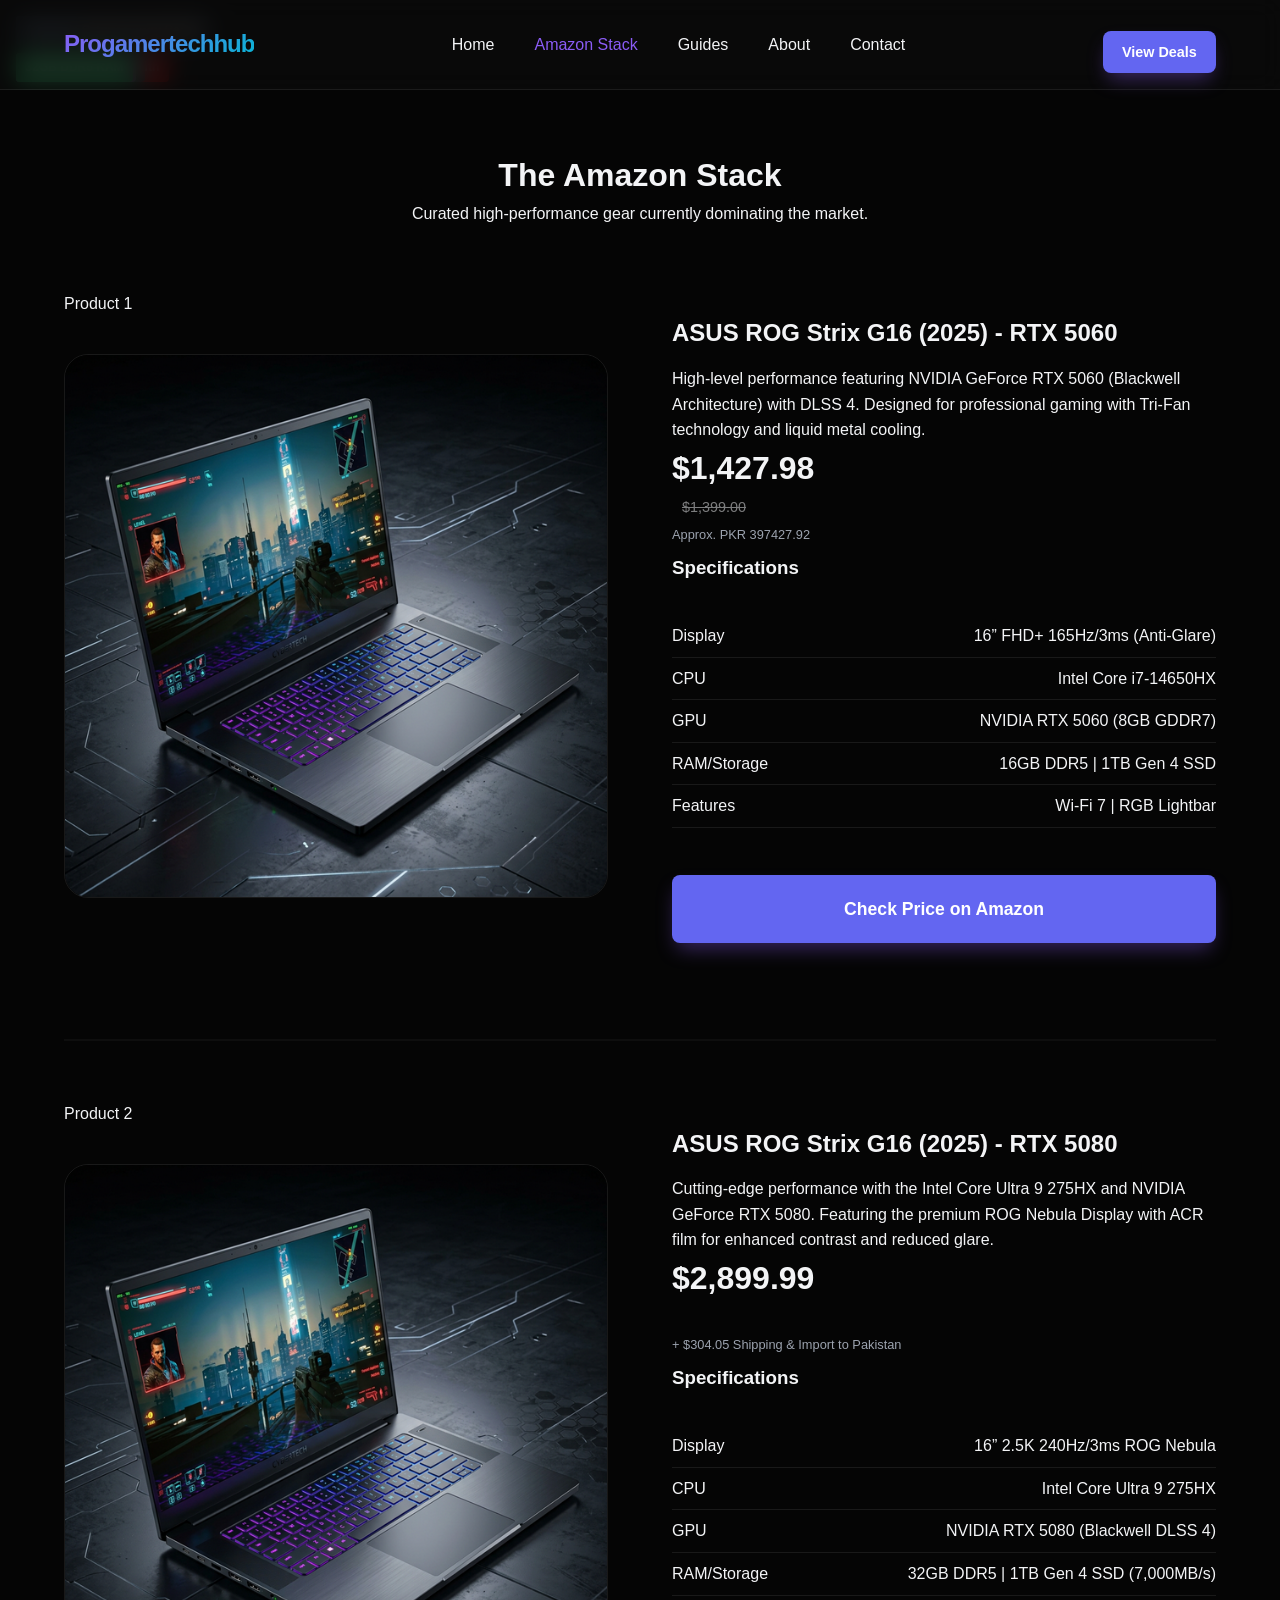
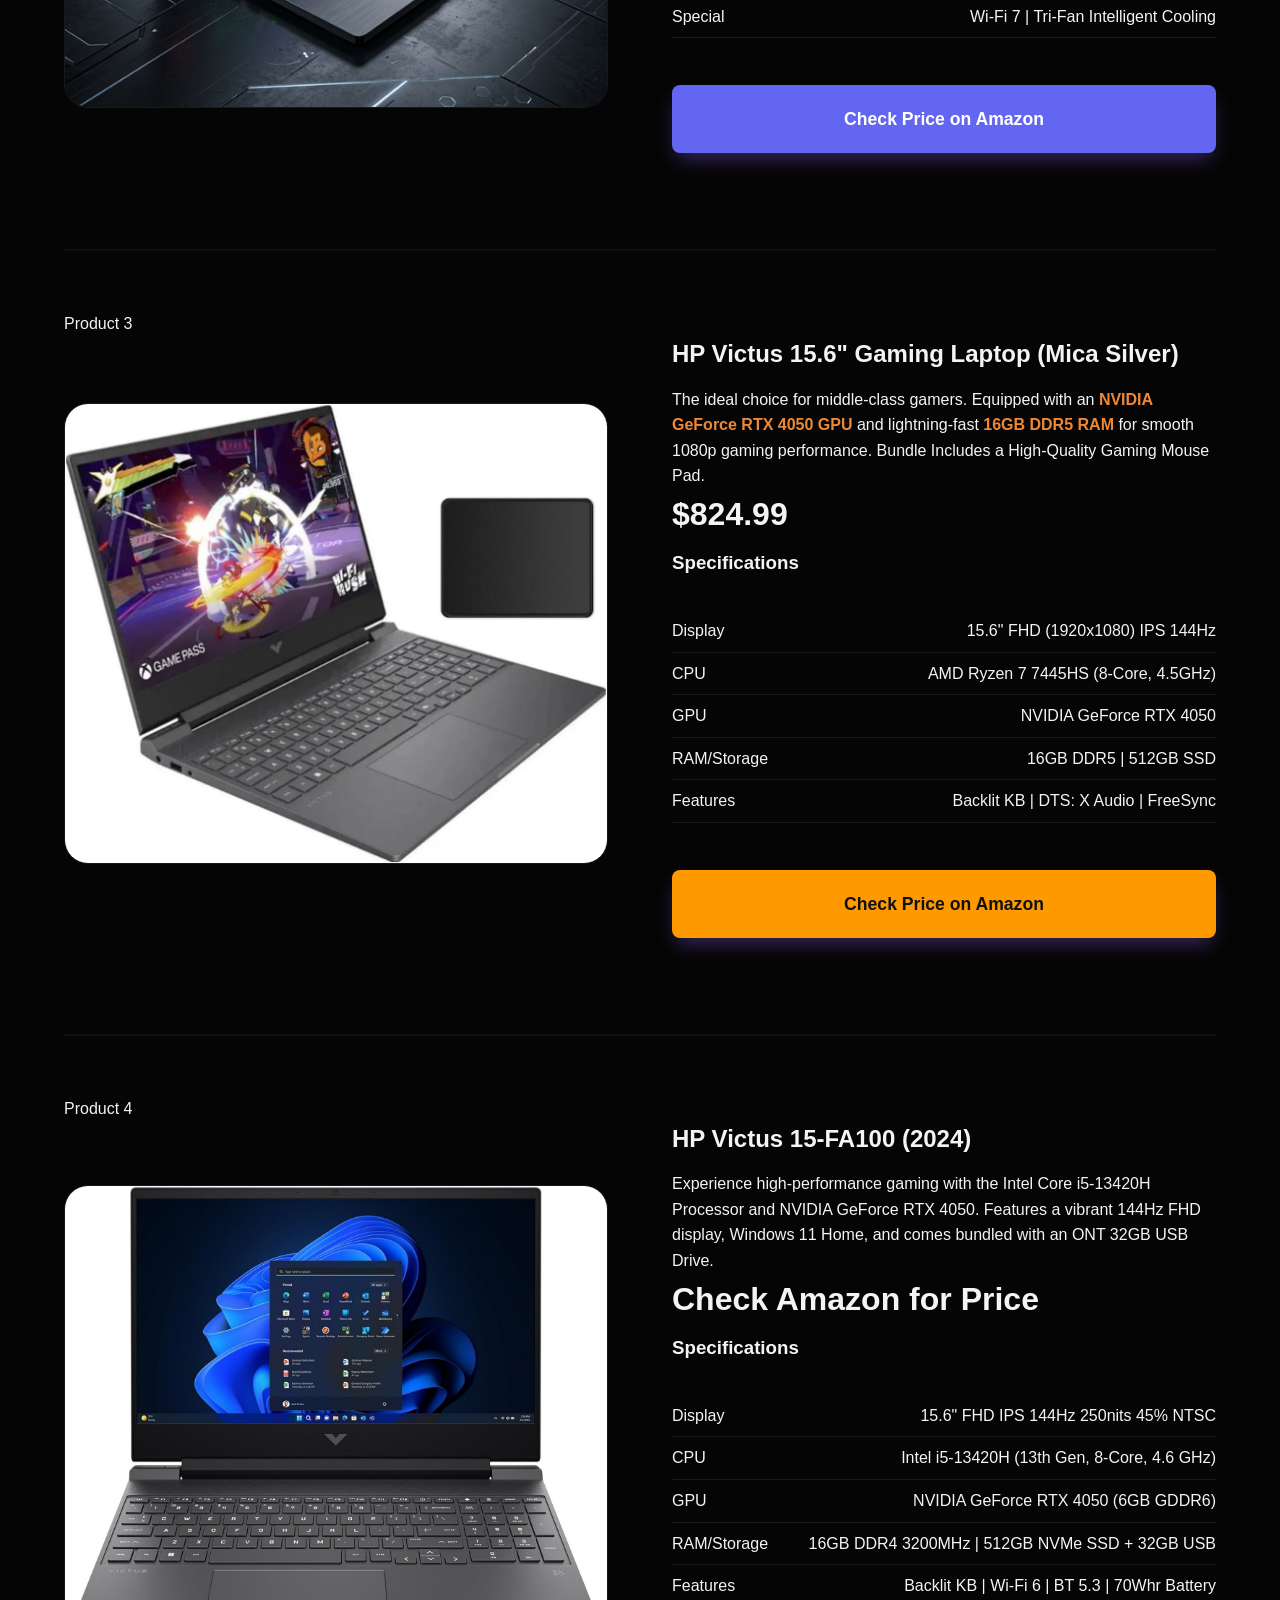
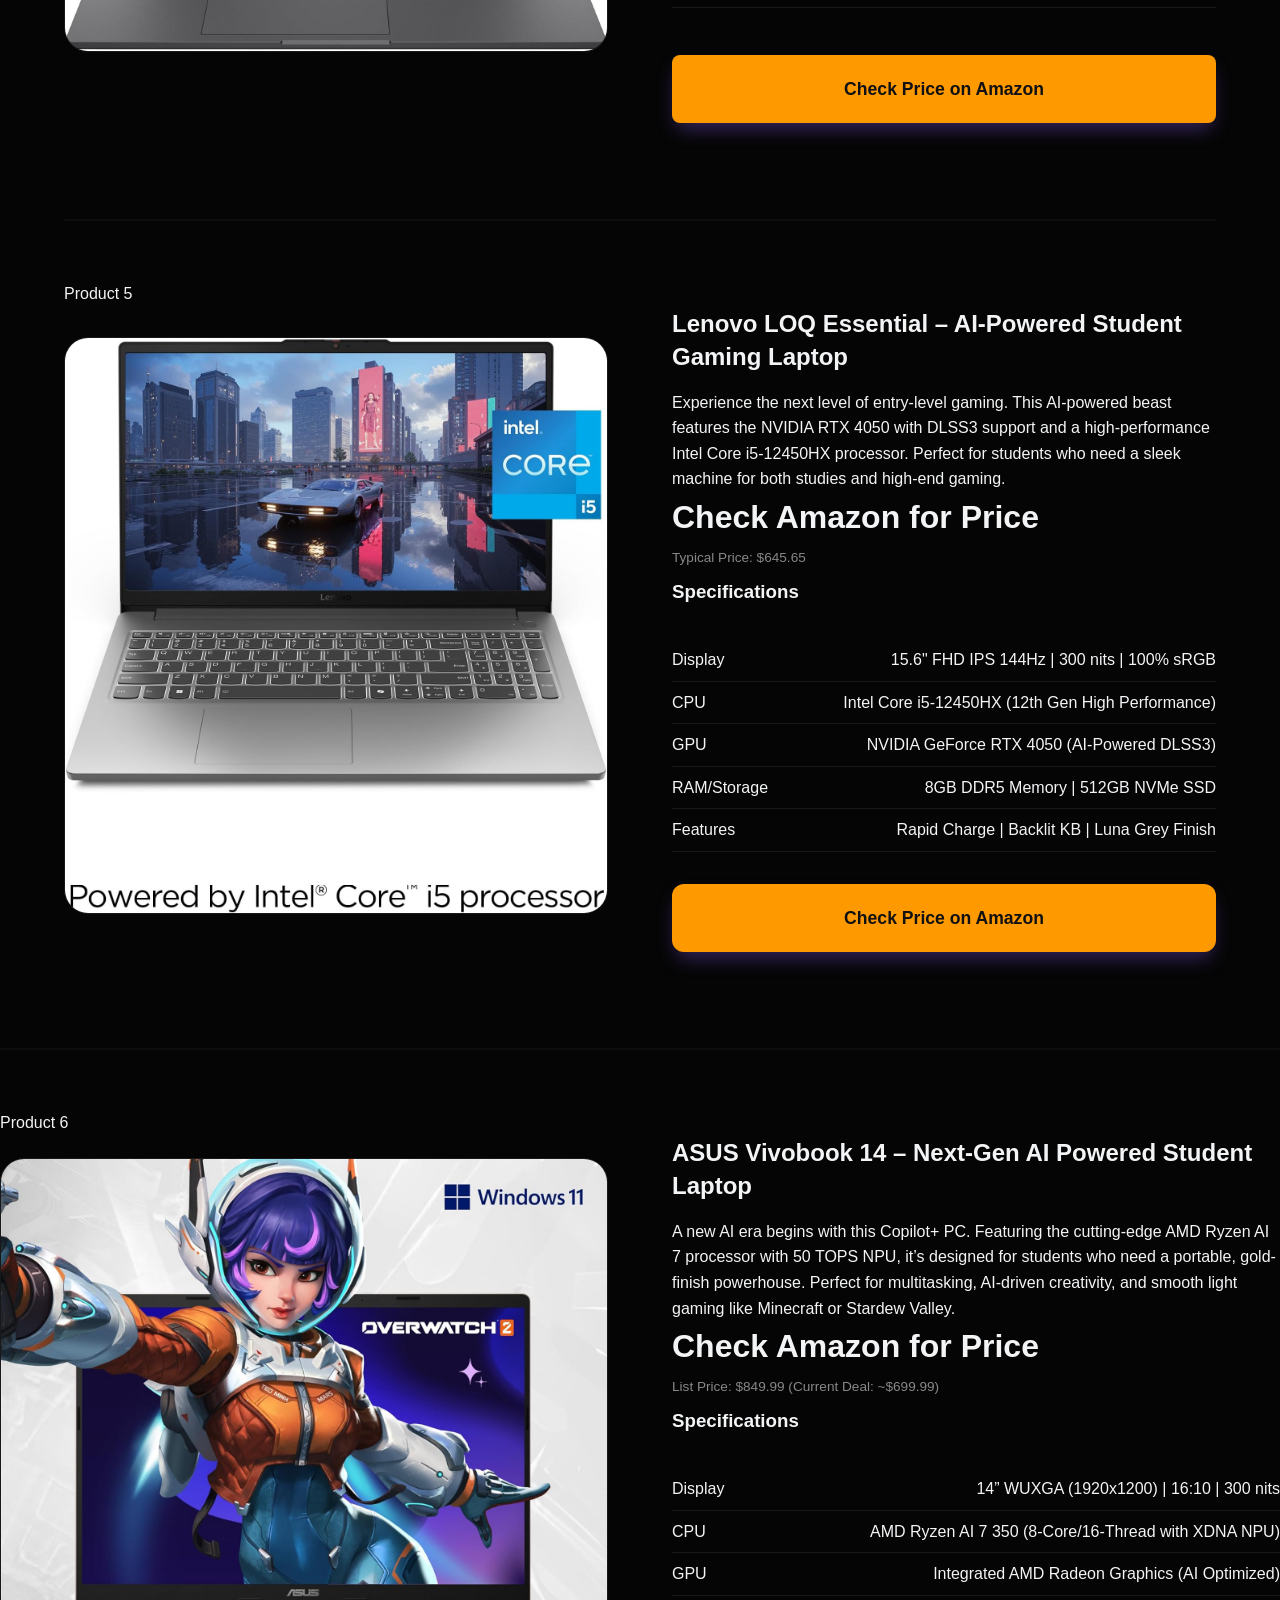
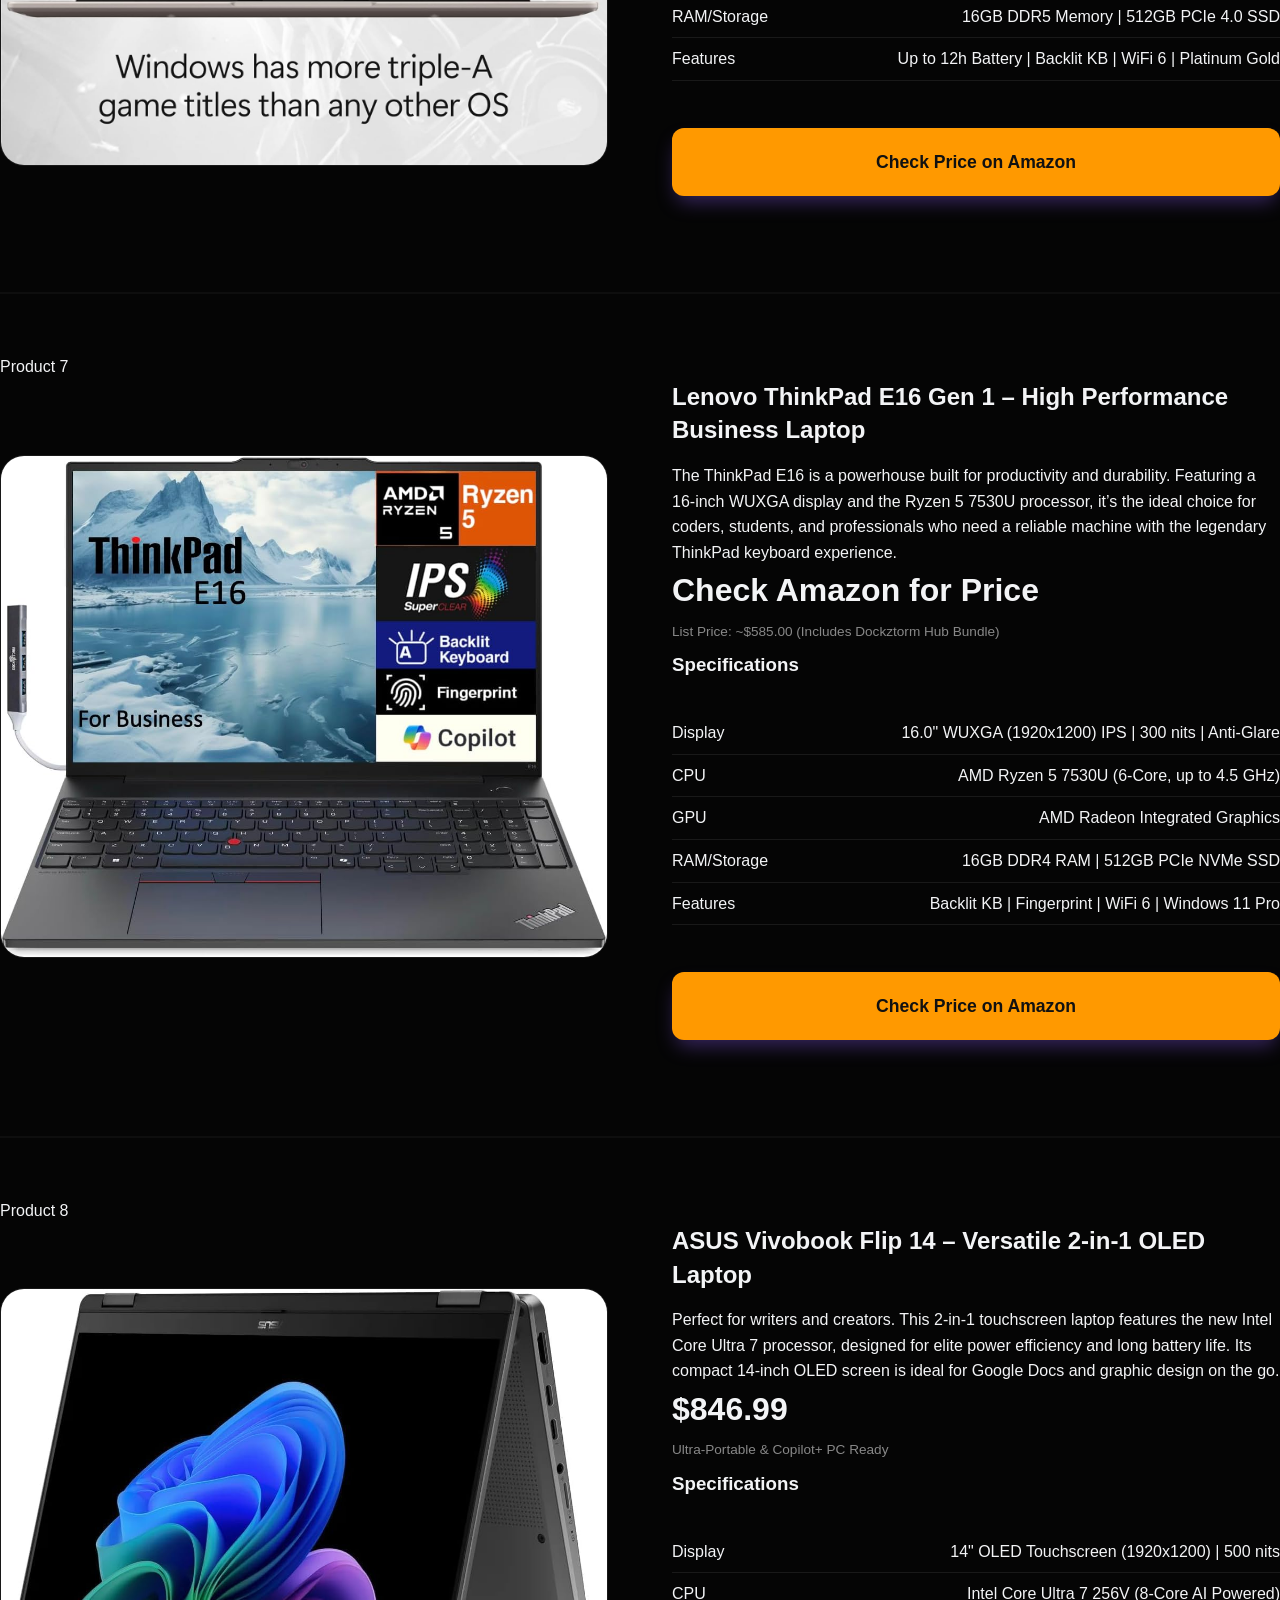
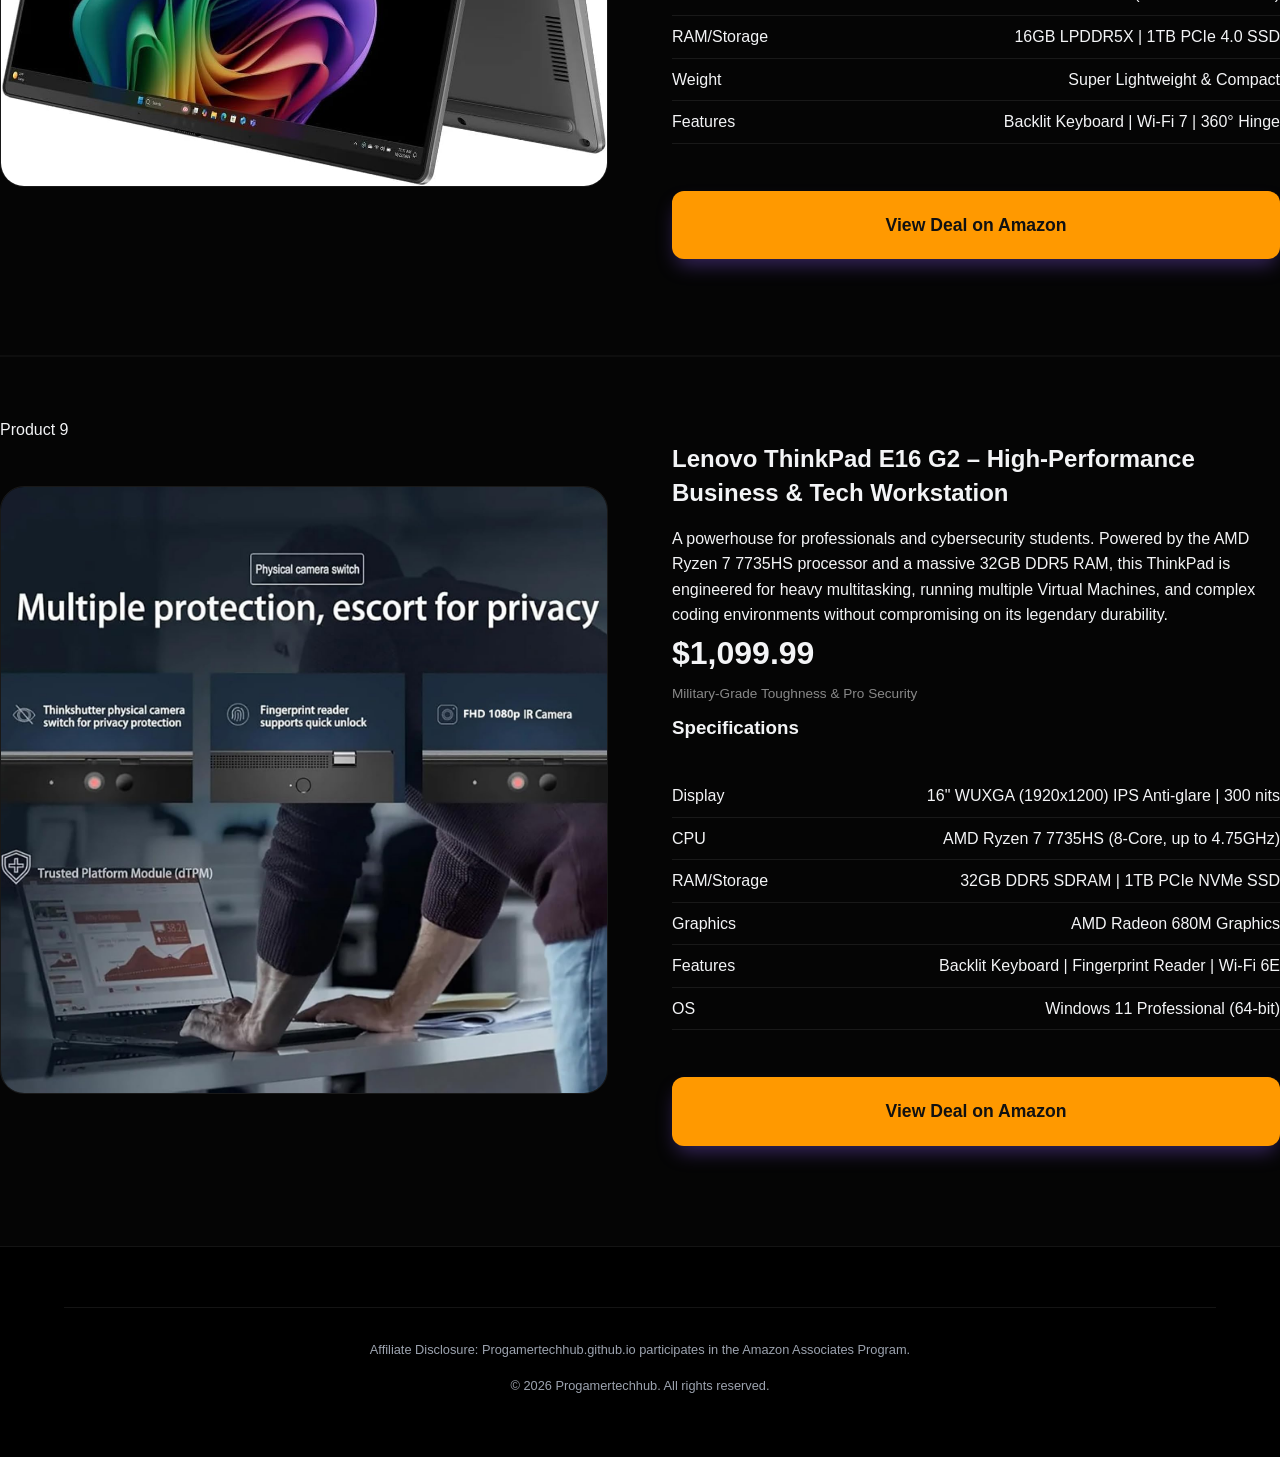
<file: amazon-stack.html>
<!DOCTYPE html>
<html lang="en">
<head>
    <meta charset="UTF-8">
    <meta name="viewport" content="width=device-width, initial-scale=1.0">
    <title>Amazon Stack | Recommended Gaming Gear</title>
    <link rel="stylesheet" href="style.css">
</head>
<body>

    <nav>
        <div class="container nav-content">
            <a href="index.html" class="logo">Progamertechhub</a>
            <div class="nav-links">
                <a href="index.html">Home</a>
                <a href="amazon-stack.html" class="active">Amazon Stack</a>
                <a href="guides.html">Guides</a>
                <a href="about.html">About</a>
                <a href="contact.html">Contact</a>
            </div>
            <a href="guides.html" class="cta-button" style="padding: 0.6rem 1.2rem; font-size: 0.9rem;">View Deals</a>
        </div>
    </nav>

    <div class="amazon-stack">
        <div class="container">
            <div class="section-title">
                <h1>The Amazon Stack</h1>
                <p>Curated high-performance gear currently dominating the market.</p>
            </div>

            <div class="product-label">Product 1</div>
<div id="laptop-1" class="product-full">
    <div class="product-visual">
        <div class="amazon-badges">
            <span class="amz-badge amz-choice">Top Rated</span>
            <span class="amz-badge" style="background: #cc0000; color: white;">-10% OFF</span>
        </div>
        <img src="laptop.png" alt="ASUS ROG Strix G16 2025" style="width: 100%; border-radius: 24px; border: 1px solid var(--border);">
    </div>
    <div class="product-details">
        <h2 class="amz-title">ASUS ROG Strix G16 (2025) - RTX 5060</h2>
        <p class="product-description">
            High-level performance featuring NVIDIA GeForce RTX 5060 (Blackwell Architecture) with DLSS 4. Designed for professional gaming with Tri-Fan technology and liquid metal cooling.
        </p>
        <div class="amz-pricing">
            <span class="price-current">$1,427.98</span>
            <span class="price-original" style="text-decoration: line-through; opacity: 0.5; margin-left: 10px; font-size: 0.9em;">$1,399.00</span>
            <div style="font-size: 0.8em; color: var(--text-dim); margin-top: 5px;">Approx. PKR 397427.92</div>
        </div>
        
        <h3>Specifications</h3>
        <ul class="product-specs">
            <li><span>Display</span> <span>16” FHD+ 165Hz/3ms (Anti-Glare)</span></li>
            <li><span>CPU</span> <span>Intel Core i7-14650HX</span></li>
            <li><span>GPU</span> <span>NVIDIA RTX 5060 (8GB GDDR7)</span></li>
            <li><span>RAM/Storage</span> <span>16GB DDR5 | 1TB Gen 4 SSD</span></li>
            <li><span>Features</span> <span>Wi-Fi 7 | RGB Lightbar</span></li>
        </ul>

        <div class="amz-actions">
            <a href="https://amzn.to/4sus3ZB" target="_blank" class="cta-button" style="width: 100%; text-align: center; display: block; padding: 1.25rem;">Check Price on Amazon</a>
        </div>
    </div>
</div>

<hr style="border: 0.5px solid #333; margin: 60px 0; opacity: 0.2;">

       <div class="product-label">Product 2</div>
<div id="laptop-2" class="product-full">
    <div class="product-visual">
        <div class="amazon-badges">
            <span class="amz-badge amz-choice">Amazon's Choice</span>
            <span class="amz-badge" style="background: #cc0000; color: white;">Big Spring Deal -15%</span>
        </div>
        <img src="laptop.png" alt="ASUS ROG Strix G16 2025 RTX 5080" style="width: 100%; border-radius: 24px; border: 1px solid var(--border);">
    </div>
    <div class="product-details">
        <h2 class="amz-title">ASUS ROG Strix G16 (2025) - RTX 5080</h2>
        <p class="product-description">
            Cutting-edge performance with the Intel Core Ultra 9 275HX and NVIDIA GeForce RTX 5080. Featuring the premium ROG Nebula Display with ACR film for enhanced contrast and reduced glare.
        </p>
        <div class="amz-pricing">
            <span class="price-current">$2,899.99</span>
            <span class="price-original" style="text-decoration: line-through; opacity: 0.5; margin-left: 10px; font-size: 0.9em;"></span>
            <div style="font-size: 0.8em; color: var(--text-dim); margin-top: 5px;">+ $304.05 Shipping & Import to Pakistan</div>
        </div>
        
        <h3>Specifications</h3>
        <ul class="product-specs">
            <li><span>Display</span> <span>16” 2.5K 240Hz/3ms ROG Nebula</span></li>
            <li><span>CPU</span> <span>Intel Core Ultra 9 275HX</span></li>
            <li><span>GPU</span> <span>NVIDIA RTX 5080 (Blackwell DLSS 4)</span></li>
            <li><span>RAM/Storage</span> <span>32GB DDR5 | 1TB Gen 4 SSD (7,000MB/s)</span></li>
            <li><span>Special</span> <span>Wi-Fi 7 | Tri-Fan Intelligent Cooling</span></li>
        </ul>

        <div class="amz-actions">
            <a href="https://amzn.to/4t7ygu7" target="_blank" class="cta-button" style="width: 100%; text-align: center; display: block; padding: 1.25rem;">Check Price on Amazon</a>
        </div>
    </div>
</div>

            <hr style="border: 0.5px solid #333; margin: 60px 0; opacity: 0.2;">

       <div class="product-label">Product 3</div>
<div id="laptop-3" class="product-full">
    <div class="product-visual">
        <div class="amazon-badges">
            <span class="amz-badge amz-choice">4.6/5 Stars Rating</span>
            <span class="amz-badge" style="background: #cc0000; color: white;">50+ Bought Past Month</span>
        </div>
        <img src="product3.jpg" alt="HP Victus 15.6 Gaming Laptop" style="width: 100%; border-radius: 24px; border: 1px solid var(--border);">
    </div>
    <div class="product-details">
        <h2 class="amz-title">HP Victus 15.6" Gaming Laptop (Mica Silver)</h2>
        <p class="product-description">
            The ideal choice for middle-class gamers. Equipped with an <strong style="color: #ed8936;">NVIDIA GeForce RTX 4050 GPU</strong> and lightning-fast <strong style="color: #ed8936;">16GB DDR5 RAM</strong> for smooth 1080p gaming performance. Bundle Includes a High-Quality Gaming Mouse Pad.
        </p>
        <div class="amz-pricing">
            <span class="price-current">$824.99</span>
        </div>
        
        <h3>Specifications</h3>
        <ul class="product-specs">
            <li><span>Display</span> <span>15.6" FHD (1920x1080) IPS 144Hz</span></li>
            <li><span>CPU</span> <span>AMD Ryzen 7 7445HS (8-Core, 4.5GHz)</span></li>
            <li><span>GPU</span> <span>NVIDIA GeForce RTX 4050</span></li>
            <li><span>RAM/Storage</span> <span>16GB DDR5 | 512GB SSD</span></li>
            <li><span>Features</span> <span>Backlit KB | DTS: X Audio | FreeSync</span></li>
        </ul>

        <div class="amz-actions">
            <a href="https://amzn.to/41DkAva" target="_blank" class="cta-button" style="width: 100%; text-align: center; display: block; padding: 1.25rem; font-weight: bold; background-color: #ff9900; color: #111;">Check Price on Amazon</a>
        </div>
    </div>
</div>

            <hr style="border: 0.5px solid #333; margin: 60px 0; opacity: 0.2;">

       <div class="product-label">Product 4</div>
<div id="laptop-4" class="product-full">
    <div class="product-visual">
        <div class="amazon-badges">
            <span class="amz-badge amz-choice">Top Rated</span>
            <span class="amz-badge" style="background: #cc0000; color: white;">Best Value</span>
        </div>
        <img src="product4.jpg" alt="HP Victus 15-FA100 (2024)" style="width: 100%; border-radius: 24px; border: 1px solid var(--border);">
    </div>
    <div class="product-details">
        <h2 class="amz-title">HP Victus 15-FA100 (2024)</h2>
        <p class="product-description">
            Experience high-performance gaming with the Intel Core i5-13420H Processor and NVIDIA GeForce RTX 4050. Features a vibrant 144Hz FHD display, Windows 11 Home, and comes bundled with an ONT 32GB USB Drive.
        </p>
        <div class="amz-pricing">
            <span class="price-current">Check Amazon for Price</span>
        </div>
        
        <h3>Specifications</h3>
        <ul class="product-specs">
            <li><span>Display</span> <span>15.6" FHD IPS 144Hz 250nits 45% NTSC</span></li>
            <li><span>CPU</span> <span>Intel i5-13420H (13th Gen, 8-Core, 4.6 GHz)</span></li>
            <li><span>GPU</span> <span>NVIDIA GeForce RTX 4050 (6GB GDDR6)</span></li>
            <li><span>RAM/Storage</span> <span>16GB DDR4 3200MHz | 512GB NVMe SSD + 32GB USB</span></li>
            <li><span>Features</span> <span>Backlit KB | Wi-Fi 6 | BT 5.3 | 70Whr Battery</span></li>
        </ul>

        <div class="amz-actions">
            <a href="https://amzn.to/41y9tng" target="_blank" class="cta-button" style="width: 100%; text-align: center; display: block; padding: 1.25rem; font-weight: bold; background-color: #ff9900; color: #111;">Check Price on Amazon</a>
        </div>
    </div>
</div>

            <hr style="border: 0.5px solid #333; margin: 60px 0; opacity: 0.2;">

<div class="product-label">Product 5</div>
<div id="laptop-5" class="product-full">
    <div class="product-visual">
        <div class="amazon-badges">
            <span class="amz-badge amz-choice">Amazon's Choice</span>
            <span class="amz-badge" style="background: #27ae60; color: white;">Best Budget 4050</span>
        </div>
        <img src="Product5.jpg" alt="Lenovo LOQ Essential (RTX 4050)" style="width: 100%; border-radius: 24px; border: 1px solid var(--border);">
    </div>
    <div class="product-details">
        <h2 class="amz-title">Lenovo LOQ Essential – AI-Powered Student Gaming Laptop</h2>
        <p class="product-description">
            Experience the next level of entry-level gaming. This AI-powered beast features the NVIDIA RTX 4050 with DLSS3 support and a high-performance Intel Core i5-12450HX processor. Perfect for students who need a sleek machine for both studies and high-end gaming.
        </p>
        <div class="amz-pricing">
            <span class="price-current">Check Amazon for Price</span>
            <p style="font-size: 0.85rem; color: #888; margin-top: 4px;">Typical Price: $645.65</p>
        </div>
        
        <h3>Specifications</h3>
        <ul class="product-specs">
            <li><span>Display</span> <span>15.6" FHD IPS 144Hz | 300 nits | 100% sRGB</span></li>
            <li><span>CPU</span> <span>Intel Core i5-12450HX (12th Gen High Performance)</span></li>
            <li><span>GPU</span> <span>NVIDIA GeForce RTX 4050 (AI-Powered DLSS3)</span></li>
            <li><span>RAM/Storage</span> <span>8GB DDR5 Memory | 512GB NVMe SSD</span></li>
            <li><span>Features</span> <span>Rapid Charge | Backlit KB | Luna Grey Finish</span></li>
        </ul>
        
            <a href="https://amzn.to/3NRUT6U" target="_blank" class="cta-button" style="width: 100%; text-align: center; display: block; padding: 1.25rem; font-weight: bold; background-color: #ff9900; color: #111; text-decoration: none; border-radius: 12px;">Check Price on Amazon</a>
        </div>
    </div>
</div>

            <!-- product 6 -->

            <hr style="border: 0.5px solid #333; margin: 60px 0; opacity: 0.2;">

<div class="product-label">Product 6</div>
<div id="laptop-6" class="product-full">
    <div class="product-visual">
        <div class="amazon-badges">
            <span class="amz-badge amz-choice">Copilot+ PC</span>
            <span class="amz-badge" style="background: #27ae60; color: white;">Best for Students</span>
        </div>
        <img src="Product6.jpg" alt="ASUS Vivobook 14 AI (Ryzen AI 7)" style="width: 100%; border-radius: 24px; border: 1px solid var(--border);">
    </div>
    <div class="product-details">
        <h2 class="amz-title">ASUS Vivobook 14 – Next-Gen AI Powered Student Laptop</h2>
        <p class="product-description">
            A new AI era begins with this Copilot+ PC. Featuring the cutting-edge AMD Ryzen AI 7 processor with 50 TOPS NPU, it’s designed for students who need a portable, gold-finish powerhouse. Perfect for multitasking, AI-driven creativity, and smooth light gaming like Minecraft or Stardew Valley.
        </p>
        <div class="amz-pricing">
            <span class="price-current">Check Amazon for Price</span>
            <p style="font-size: 0.85rem; color: #888; margin-top: 4px;">List Price: $849.99 (Current Deal: ~$699.99)</p>
        </div>
        
        <h3>Specifications</h3>
        <ul class="product-specs">
            <li><span>Display</span> <span>14” WUXGA (1920x1200) | 16:10 | 300 nits</span></li>
            <li><span>CPU</span> <span>AMD Ryzen AI 7 350 (8-Core/16-Thread with XDNA NPU)</span></li>
            <li><span>GPU</span> <span>Integrated AMD Radeon Graphics (AI Optimized)</span></li>
            <li><span>RAM/Storage</span> <span>16GB DDR5 Memory | 512GB PCIe 4.0 SSD</span></li>
            <li><span>Features</span> <span>Up to 12h Battery | Backlit KB | WiFi 6 | Platinum Gold</span></li>
        </ul>

        <div class="amz-actions">
            <a href="https://amzn.to/48cxofJ" target="_blank" class="cta-button" style="width: 100%; text-align: center; display: block; padding: 1.25rem; font-weight: bold; background-color: #ff9900; color: #111; text-decoration: none; border-radius: 12px;">Check Price on Amazon</a>       
        </div>
    </div>
</div>

        <!-- product7 -->

<hr style="border: 0.5px solid #333; margin: 60px 0; opacity: 0.2;">

<div class="product-label">Product 7</div>
<div id="laptop-7" class="product-full">
    <div class="product-visual">
        <div class="amazon-badges">
            <span class="amz-badge amz-choice">Amazon's Choice</span>
            <span class="amz-badge" style="background: #2c3e50; color: white;">Business & Coding</span>
        </div>
        <img src="Product7.jpg" alt="Lenovo ThinkPad E16 Gen 1" style="width: 100%; border-radius: 24px; border: 1px solid var(--border);">
    </div>
    <div class="product-details">
        <h2 class="amz-title">Lenovo ThinkPad E16 Gen 1 – High Performance Business Laptop</h2>
        <p class="product-description">
            The ThinkPad E16 is a powerhouse built for productivity and durability. Featuring a 16-inch WUXGA display and the Ryzen 5 7530U processor, it’s the ideal choice for coders, students, and professionals who need a reliable machine with the legendary ThinkPad keyboard experience.
        </p>
        <div class="amz-pricing">
            <span class="price-current">Check Amazon for Price</span>
            <p style="font-size: 0.85rem; color: #888; margin-top: 4px;">List Price: ~$585.00 (Includes Dockztorm Hub Bundle)</p>
        </div>
        
        <h3>Specifications</h3>
        <ul class="product-specs">
            <li><span>Display</span> <span>16.0" WUXGA (1920x1200) IPS | 300 nits | Anti-Glare</span></li>
            <li><span>CPU</span> <span>AMD Ryzen 5 7530U (6-Core, up to 4.5 GHz)</span></li>
            <li><span>GPU</span> <span>AMD Radeon Integrated Graphics</span></li>
            <li><span>RAM/Storage</span> <span>16GB DDR4 RAM | 512GB PCIe NVMe SSD</span></li>
            <li><span>Features</span> <span>Backlit KB | Fingerprint | WiFi 6 | Windows 11 Pro</span></li>
        </ul>

        <div class="amz-actions">
            <a href="https://amzn.to/3NYfBCi" target="_blank" class="cta-button" style="width: 100%; text-align: center; display: block; padding: 1.25rem; font-weight: bold; background-color: #ff9900; color: #111; text-decoration: none; border-radius: 12px;">Check Price on Amazon</a>        
        </div>
    </div>
</div>        

        <!-- Product 8 -->

        <hr style="border: 0.5px solid #333; margin: 60px 0; opacity: 0.2;">

<div class="product-label">Product 8</div>
<div id="laptop-9" class="product-full">
    <div class="product-visual">
        <div class="amazon-badges">
            <span class="amz-badge amz-choice">2-in-1 Touch</span>
            <span class="amz-badge" style="background: #9b59b6; color: white;">Great Battery Life</span>
        </div>
        <img src="Product8.jpg" alt="ASUS Vivobook Flip 14 OLED" style="width: 100%; border-radius: 24px; border: 1px solid var(--border);">
    </div>
    <div class="product-details">
        <h2 class="amz-title">ASUS Vivobook Flip 14 – Versatile 2-in-1 OLED Laptop</h2>
        <p class="product-description">
            Perfect for writers and creators. This 2-in-1 touchscreen laptop features the new Intel Core Ultra 7 processor, designed for elite power efficiency and long battery life. Its compact 14-inch OLED screen is ideal for Google Docs and graphic design on the go.
        </p>
        <div class="amz-pricing">
            <span class="price-current">$846.99</span>
            <p style="font-size: 0.85rem; color: #888; margin-top: 4px;">Ultra-Portable & Copilot+ PC Ready</p>
        </div>
        
        <h3>Specifications</h3>
        <ul class="product-specs">
            <li><span>Display</span> <span>14" OLED Touchscreen (1920x1200) | 500 nits</span></li>
            <li><span>CPU</span> <span>Intel Core Ultra 7 256V (8-Core AI Powered)</span></li>
            <li><span>RAM/Storage</span> <span>16GB LPDDR5X | 1TB PCIe 4.0 SSD</span></li>
            <li><span>Weight</span> <span>Super Lightweight & Compact</span></li>
            <li><span>Features</span> <span>Backlit Keyboard | Wi-Fi 7 | 360° Hinge</span></li>
        </ul>

        <div class="amz-actions">
            <a href="https://amzn.to/3PK7SIv" target="_blank" class="cta-button" style="width: 100%; text-align: center; display: block; padding: 1.25rem; font-weight: bold; background-color: #ff9900; color: #111; text-decoration: none; border-radius: 12px;">View Deal on Amazon</a>        
        </div>
    </div>
</div>

        <!-- Product 9 -->
        
        <hr style="border: 0.5px solid #333; margin: 60px 0; opacity: 0.2;">

<div class="product-label">Product 9</div>
<div id="laptop-9" class="product-full">
    <div class="product-visual">
        <div class="amazon-badges">
            <span class="amz-badge amz-choice">Cybersecurity Ready</span>
            <span class="amz-badge" style="background: #2ecc71; color: white;">32GB DDR5 RAM</span>
        </div>
        <img src="Product9.jpg" alt="Lenovo ThinkPad E16 G2 Business Laptop" style="width: 100%; border-radius: 24px; border: 1px solid var(--border);">
    </div>
    <div class="product-details">
        <h2 class="amz-title">Lenovo ThinkPad E16 G2 – High-Performance Business & Tech Workstation</h2>
        <p class="product-description">
            A powerhouse for professionals and cybersecurity students. Powered by the AMD Ryzen 7 7735HS processor and a massive 32GB DDR5 RAM, this ThinkPad is engineered for heavy multitasking, running multiple Virtual Machines, and complex coding environments without compromising on its legendary durability.
        </p>
        <div class="amz-pricing">
            <span class="price-current">$1,099.99</span>
            <p style="font-size: 0.85rem; color: #888; margin-top: 4px;">Military-Grade Toughness & Pro Security</p>
        </div>
        
        <h3>Specifications</h3>
        <ul class="product-specs">
            <li><span>Display</span> <span>16" WUXGA (1920x1200) IPS Anti-glare | 300 nits</span></li>
            <li><span>CPU</span> <span>AMD Ryzen 7 7735HS (8-Core, up to 4.75GHz)</span></li>
            <li><span>RAM/Storage</span> <span>32GB DDR5 SDRAM | 1TB PCIe NVMe SSD</span></li>
            <li><span>Graphics</span> <span>AMD Radeon 680M Graphics</span></li>
            <li><span>Features</span> <span>Backlit Keyboard | Fingerprint Reader | Wi-Fi 6E</span></li>
            <li><span>OS</span> <span>Windows 11 Professional (64-bit)</span></li>
        </ul>

        <div class="amz-actions">
            <a href="https://amzn.to/3O0gEBK" target="_blank" class="cta-button" style="width: 100%; text-align: center; display: block; padding: 1.25rem; font-weight: bold; background-color: #ff9900; color: #111; text-decoration: none; border-radius: 12px;">View Deal on Amazon</a>        
        </div>
    </div>
</div>
        
    <footer>
        <div class="container">
            <div class="affiliate-disclosure">
                <p>Affiliate Disclosure: Progamertechhub.github.io participates in the Amazon Associates Program.</p>
                <p style="margin-top: 1rem;">&copy; 2026 Progamertechhub. All rights reserved.</p>
            </div>
        </div>
    </footer>

    <script src="main.js"></script>
</body>
</html>
</file>
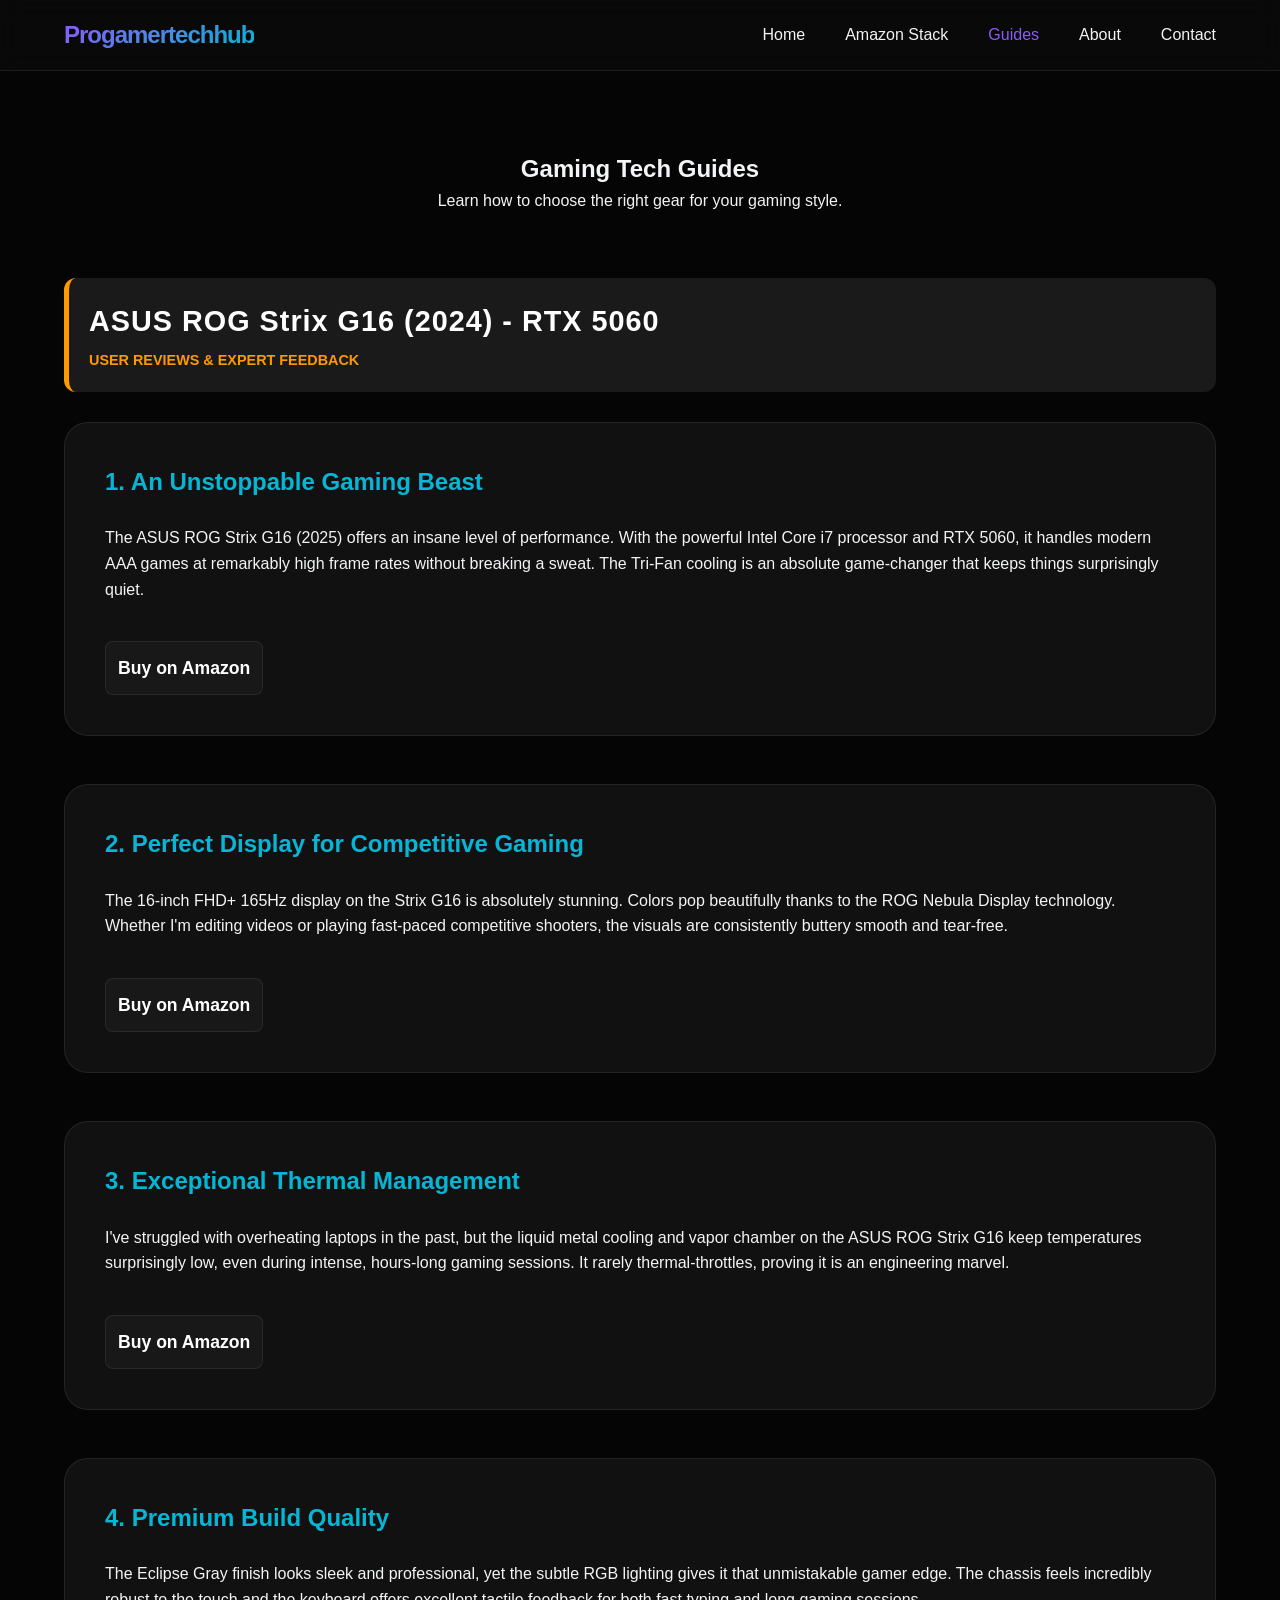
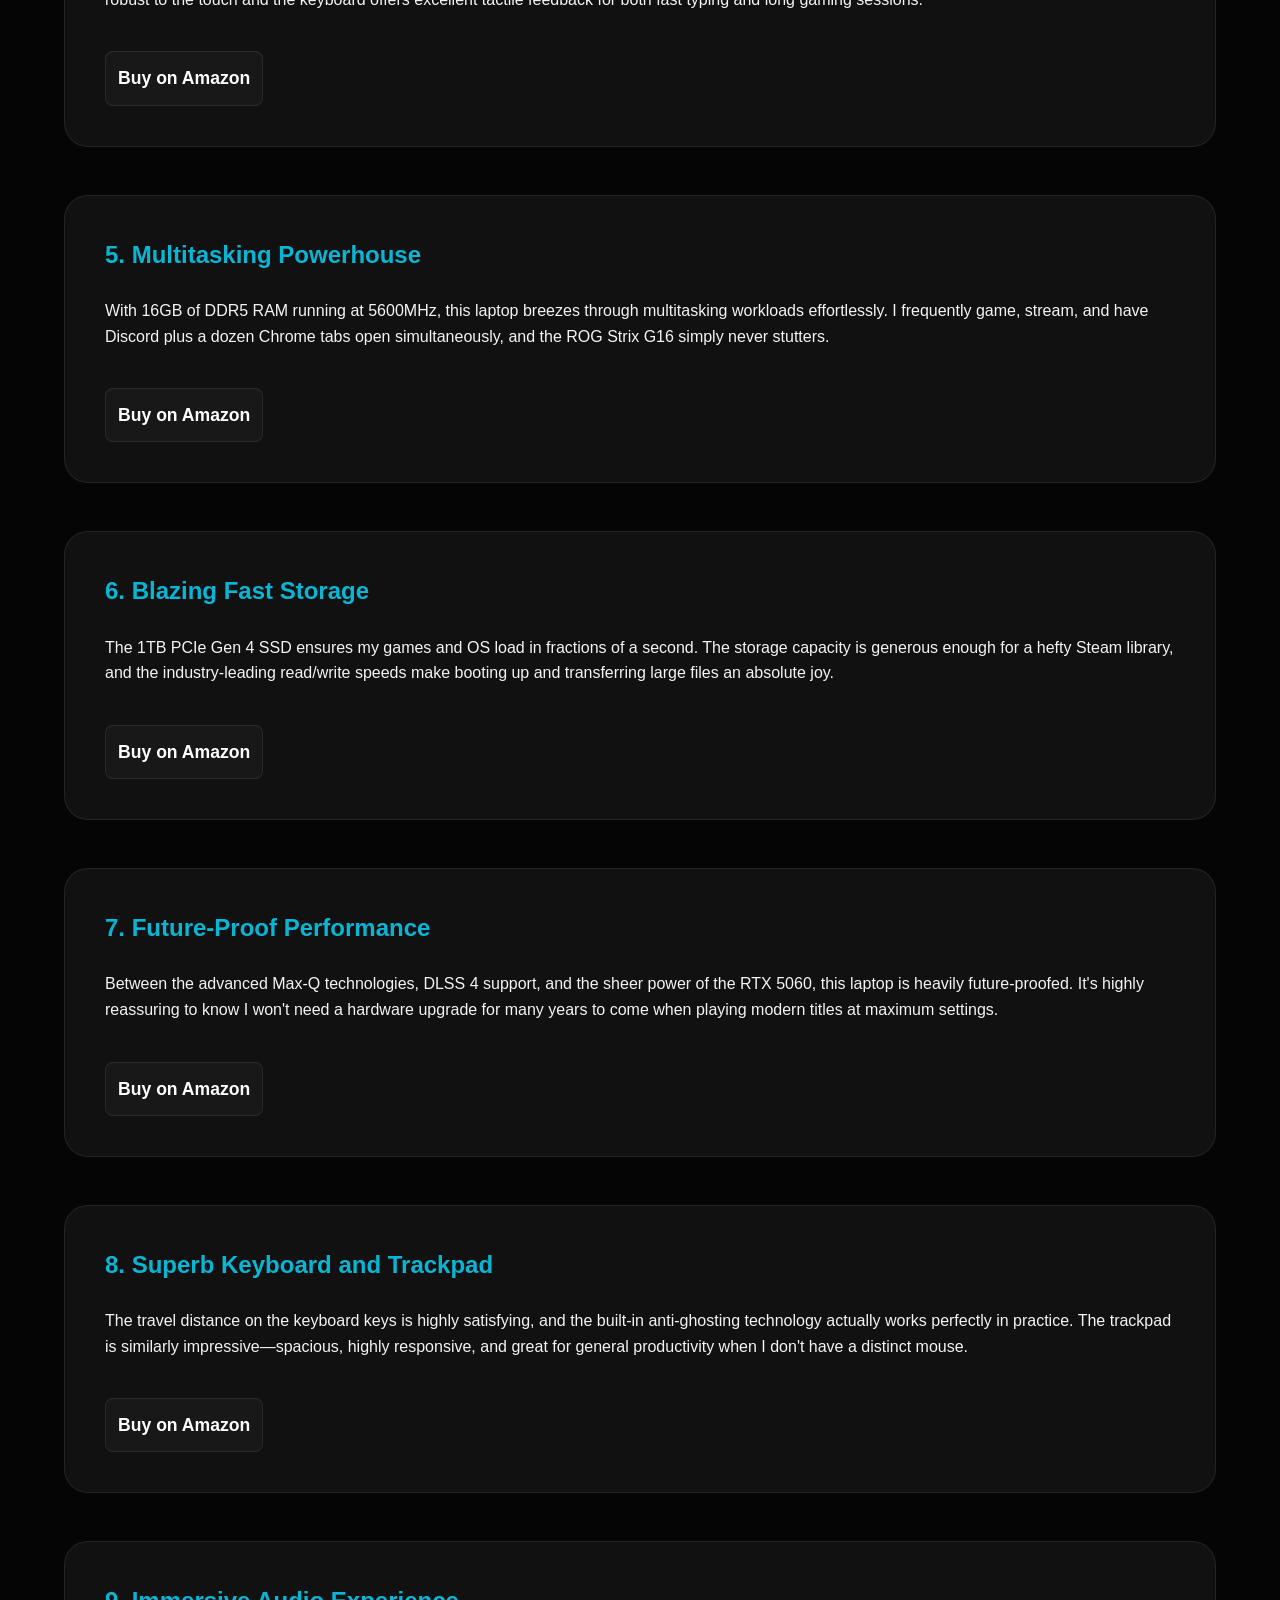
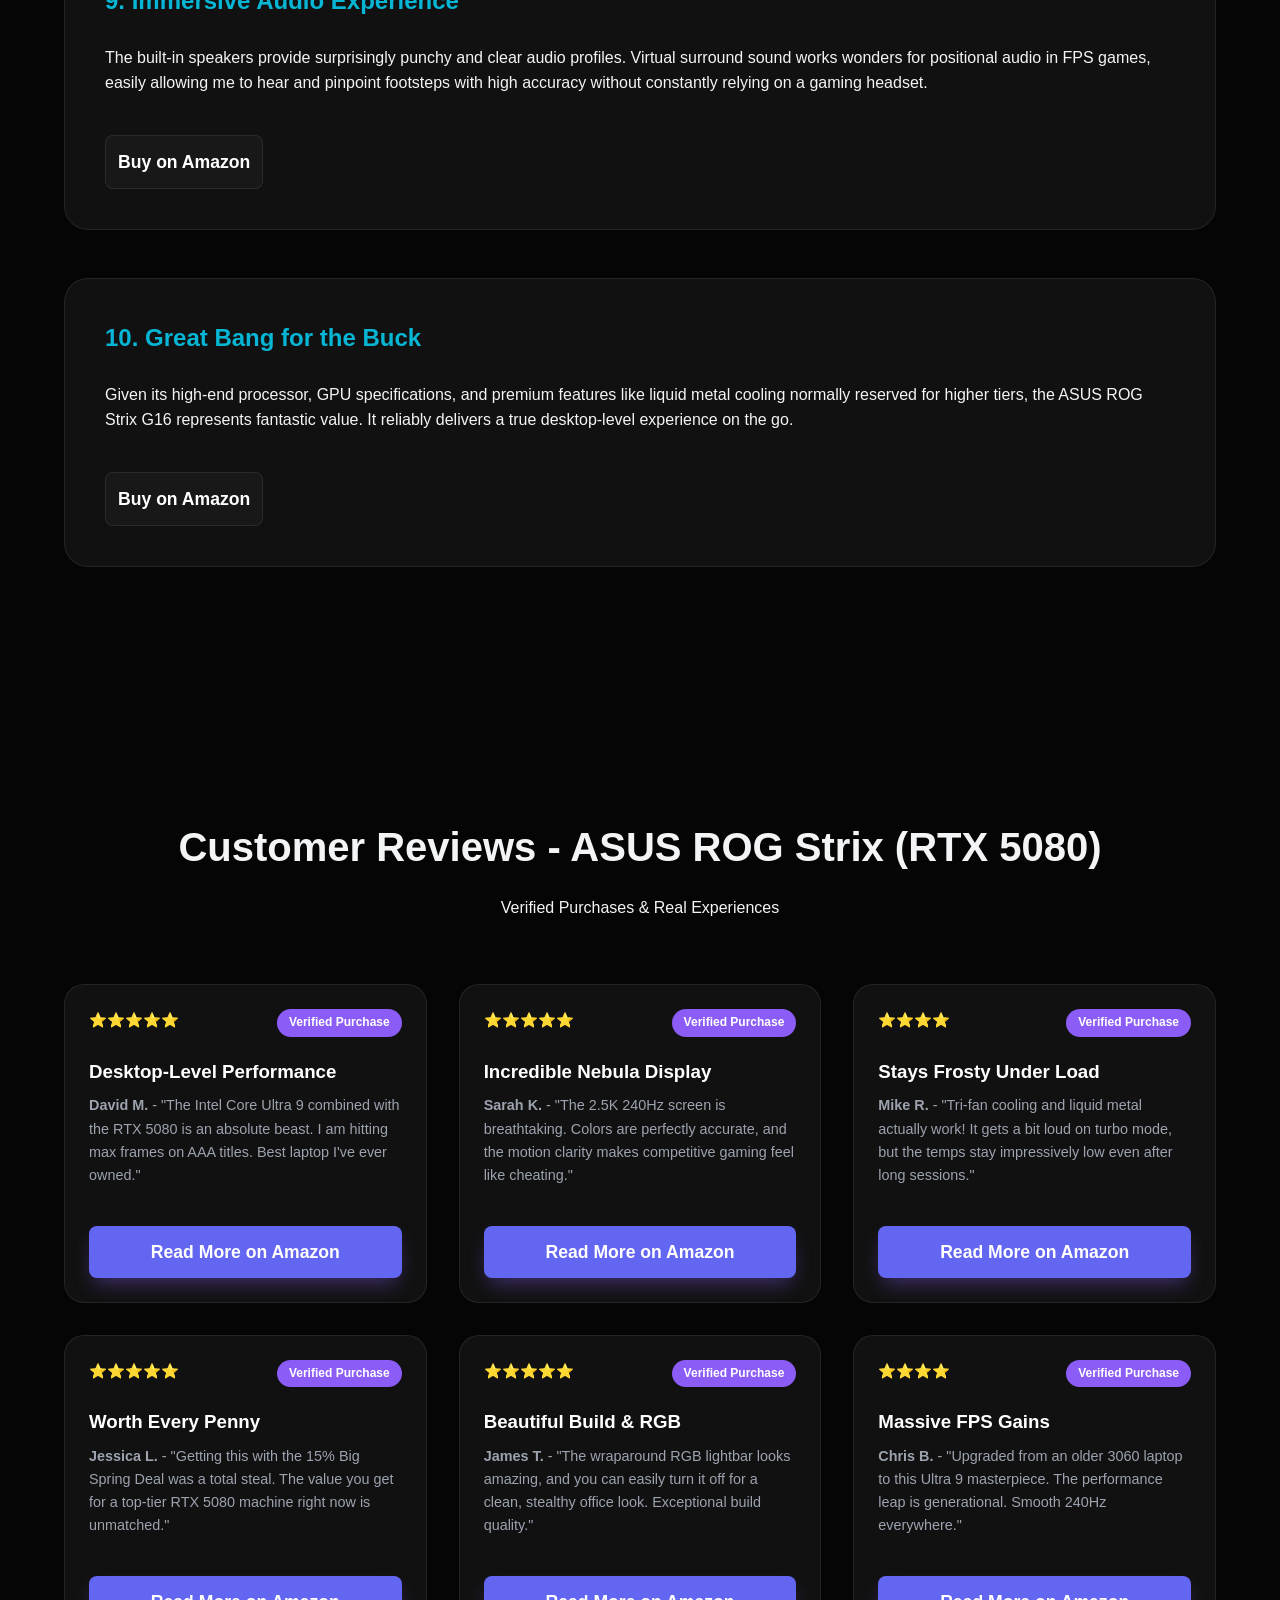
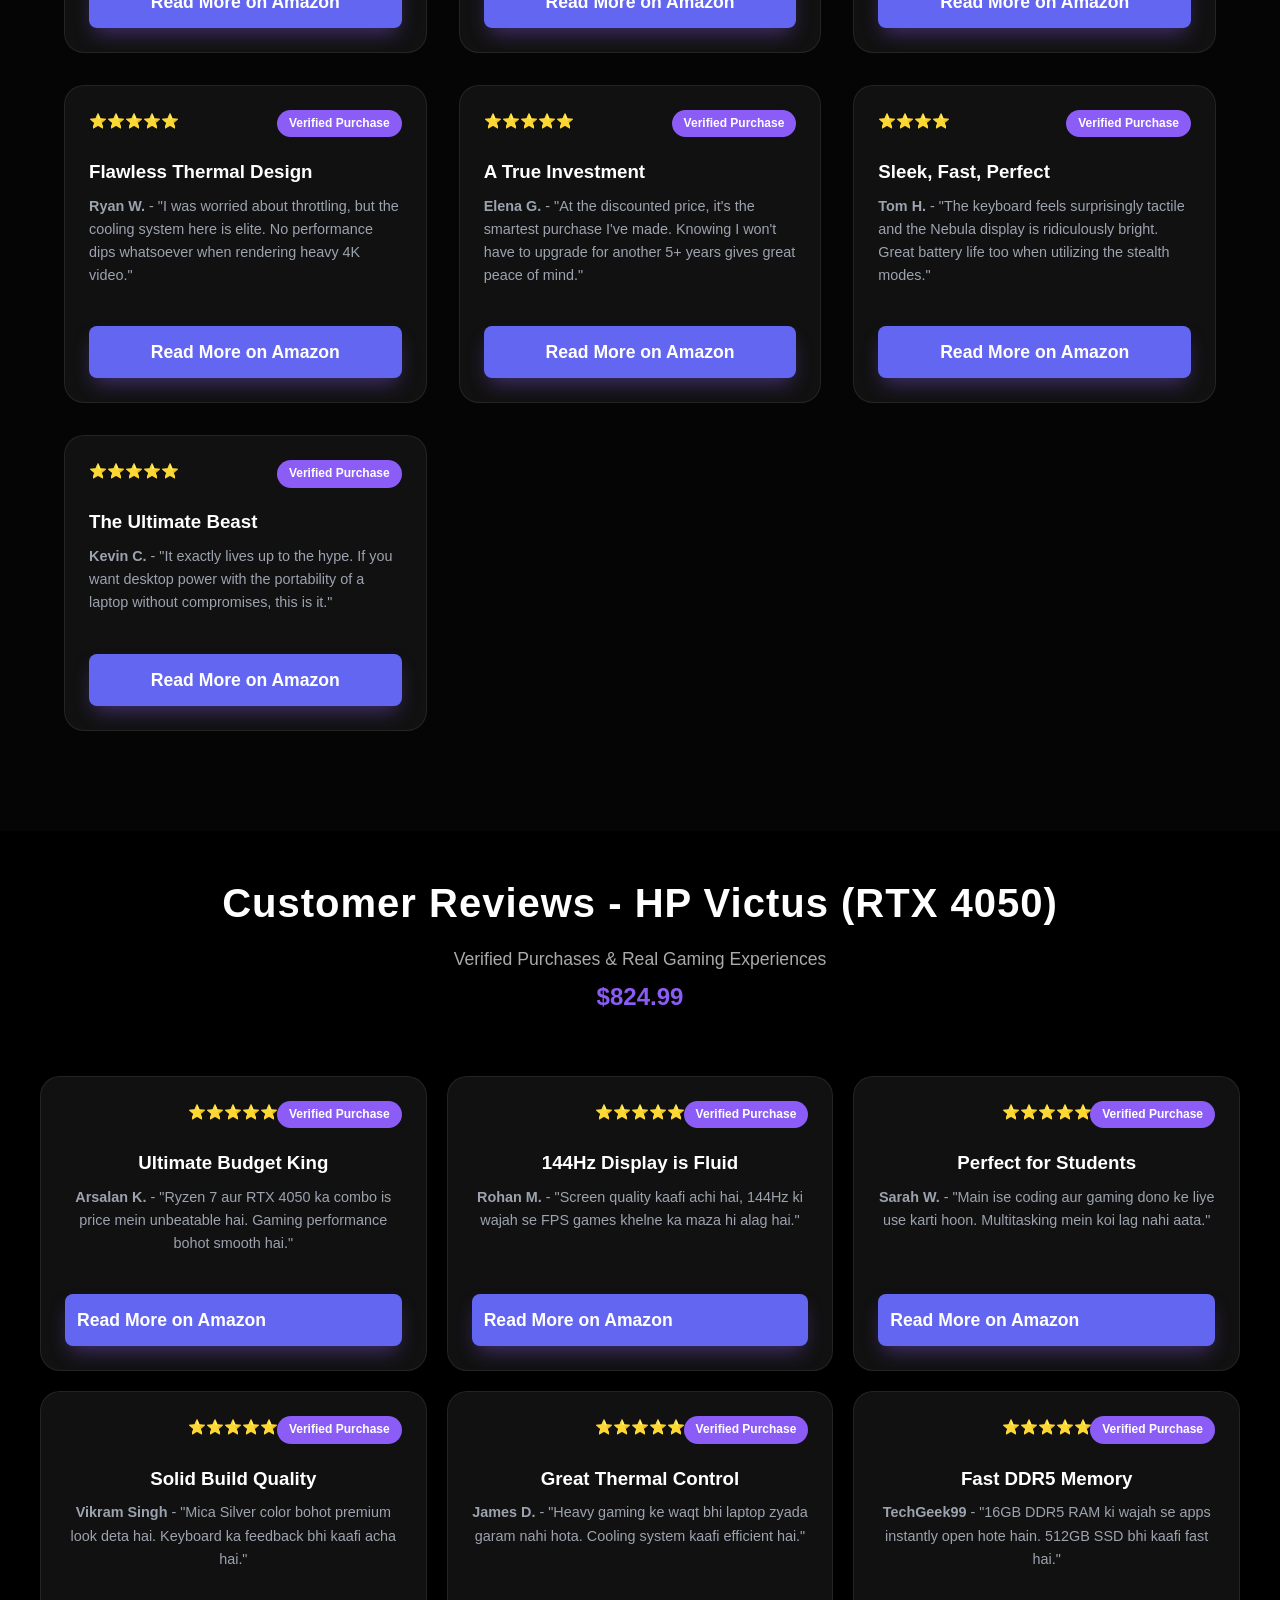
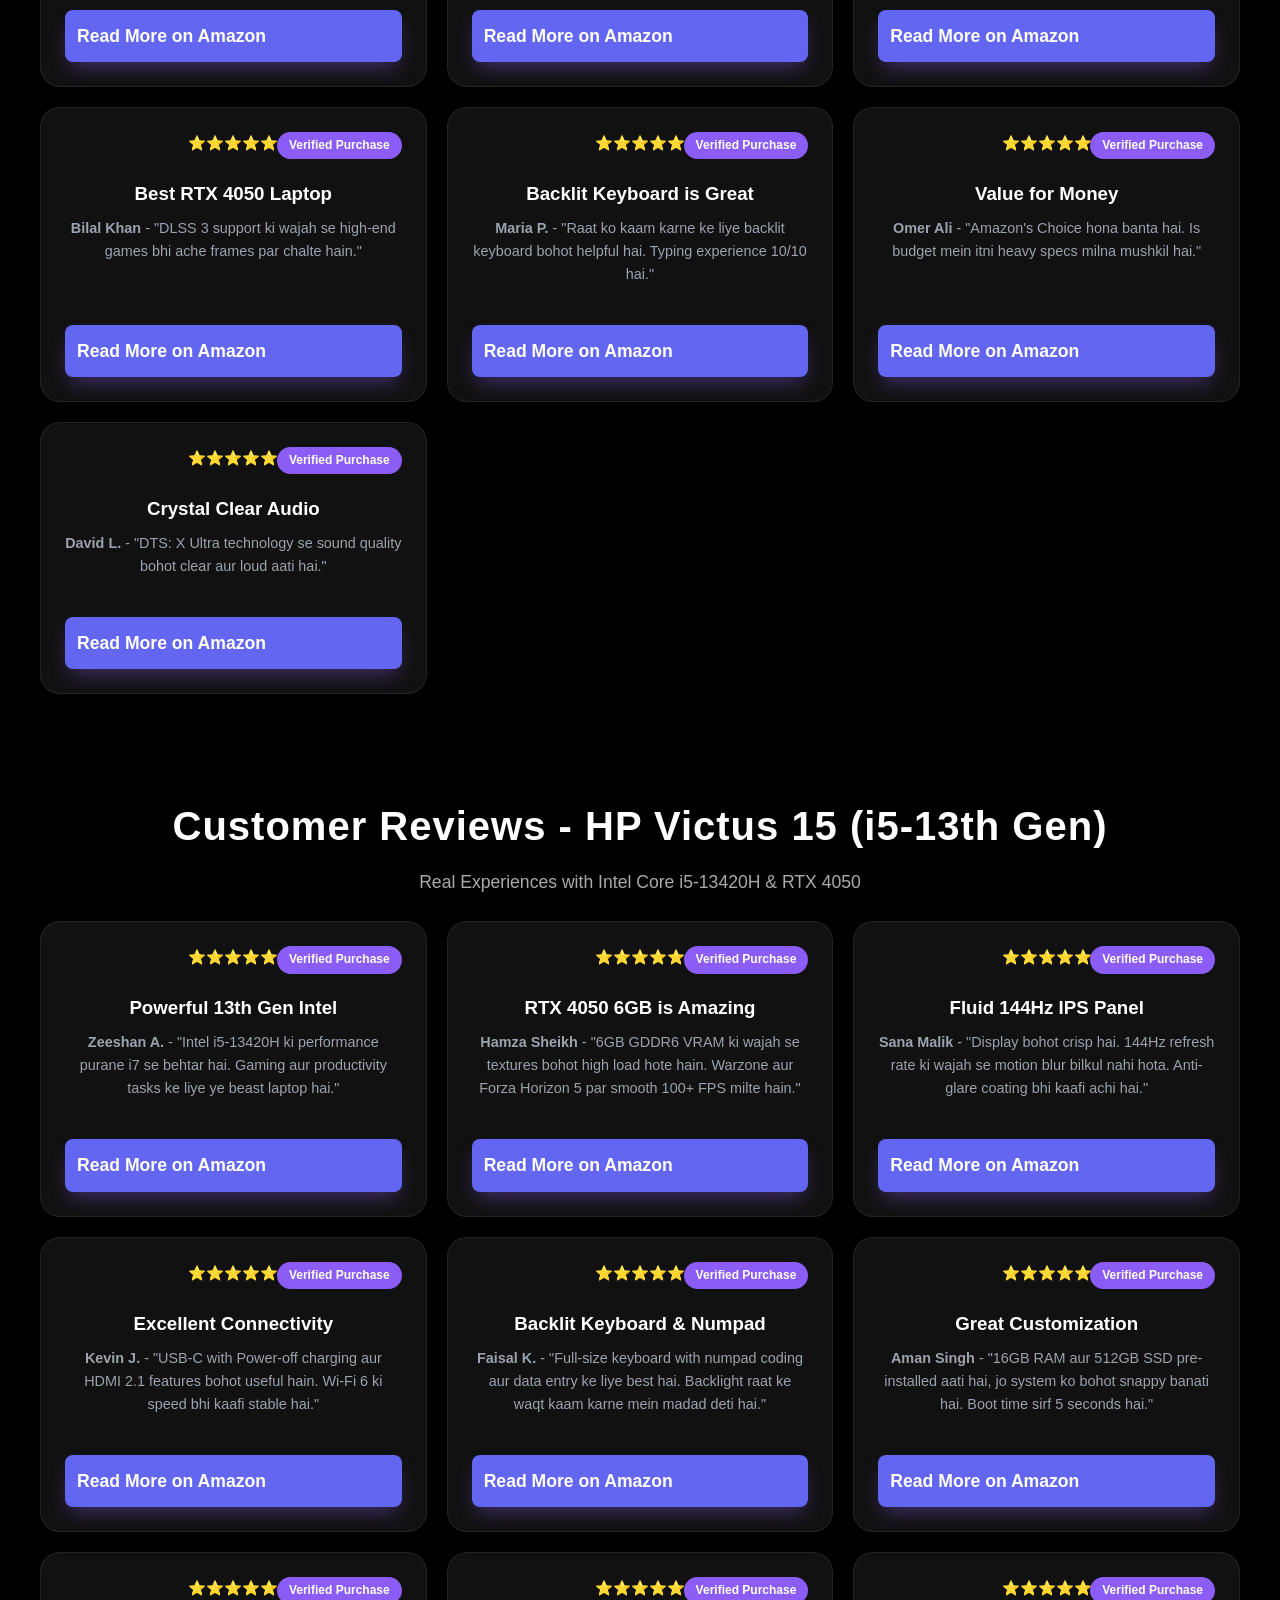
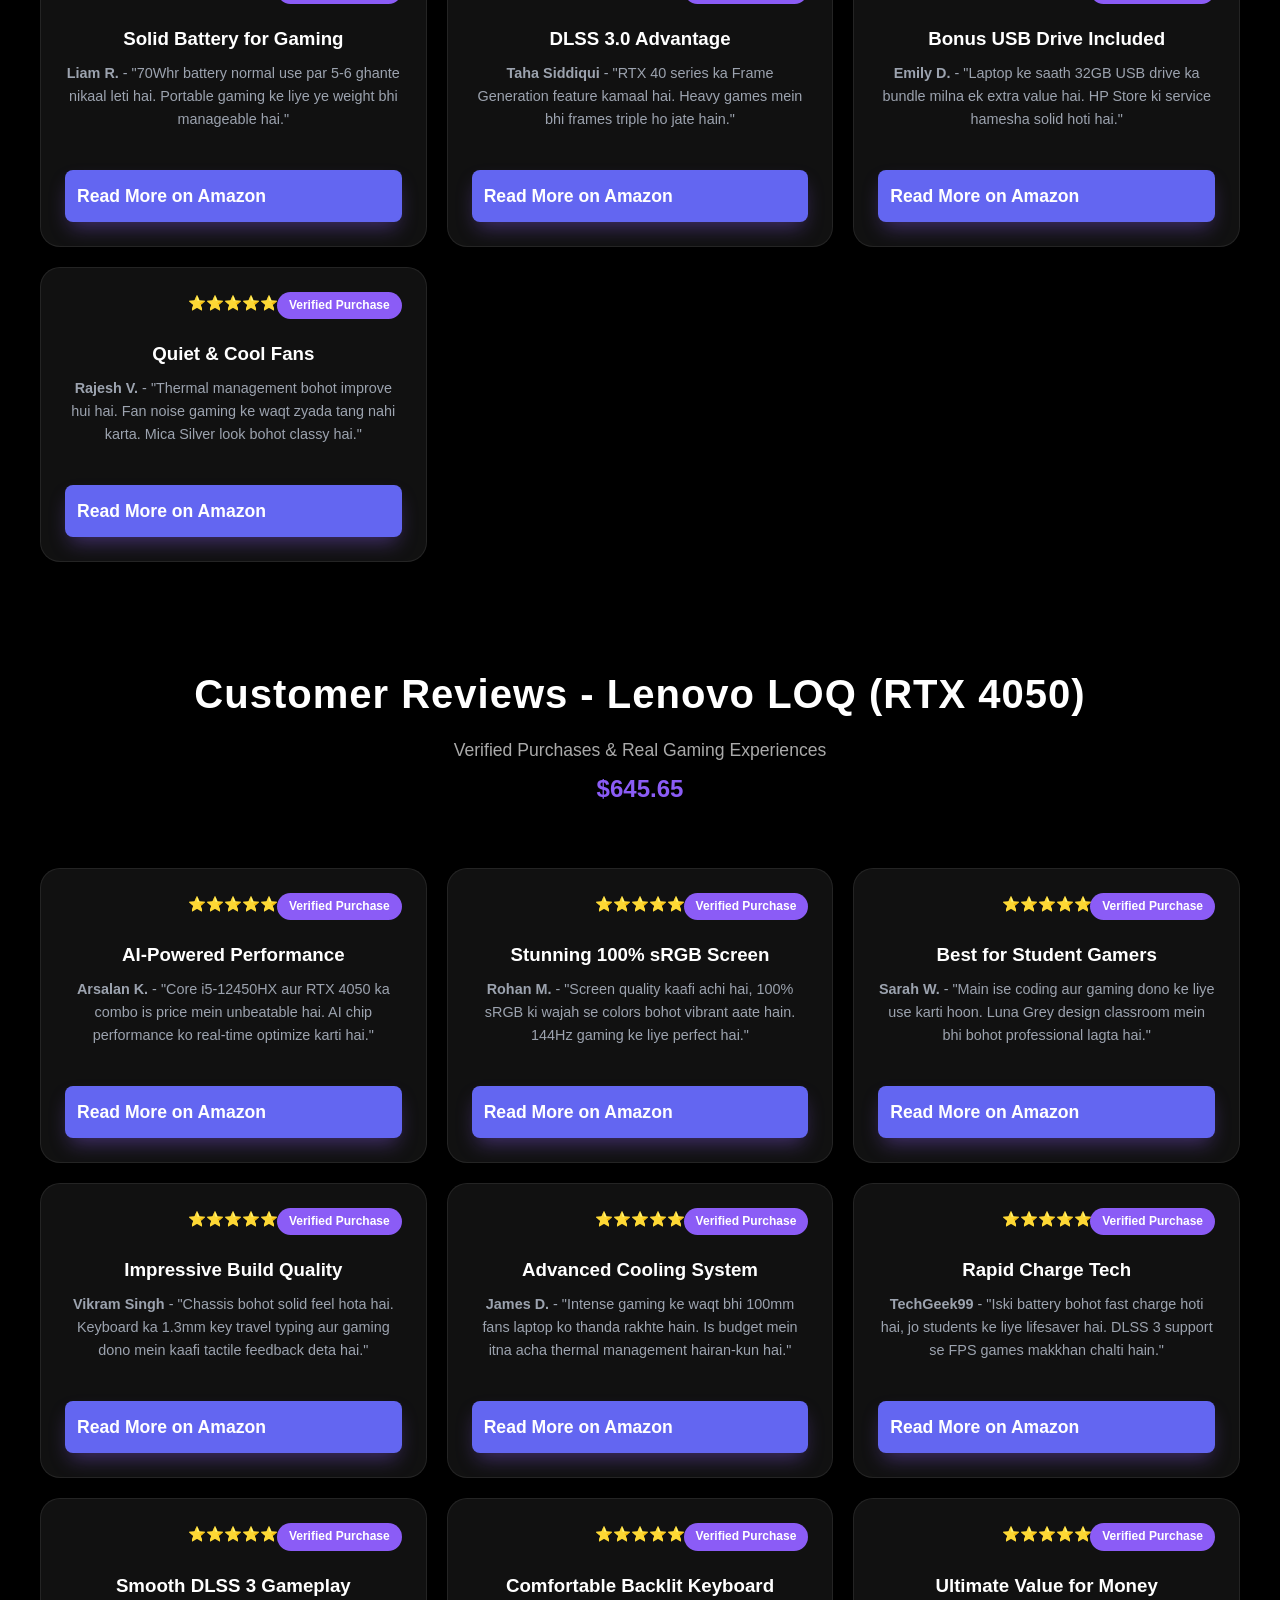
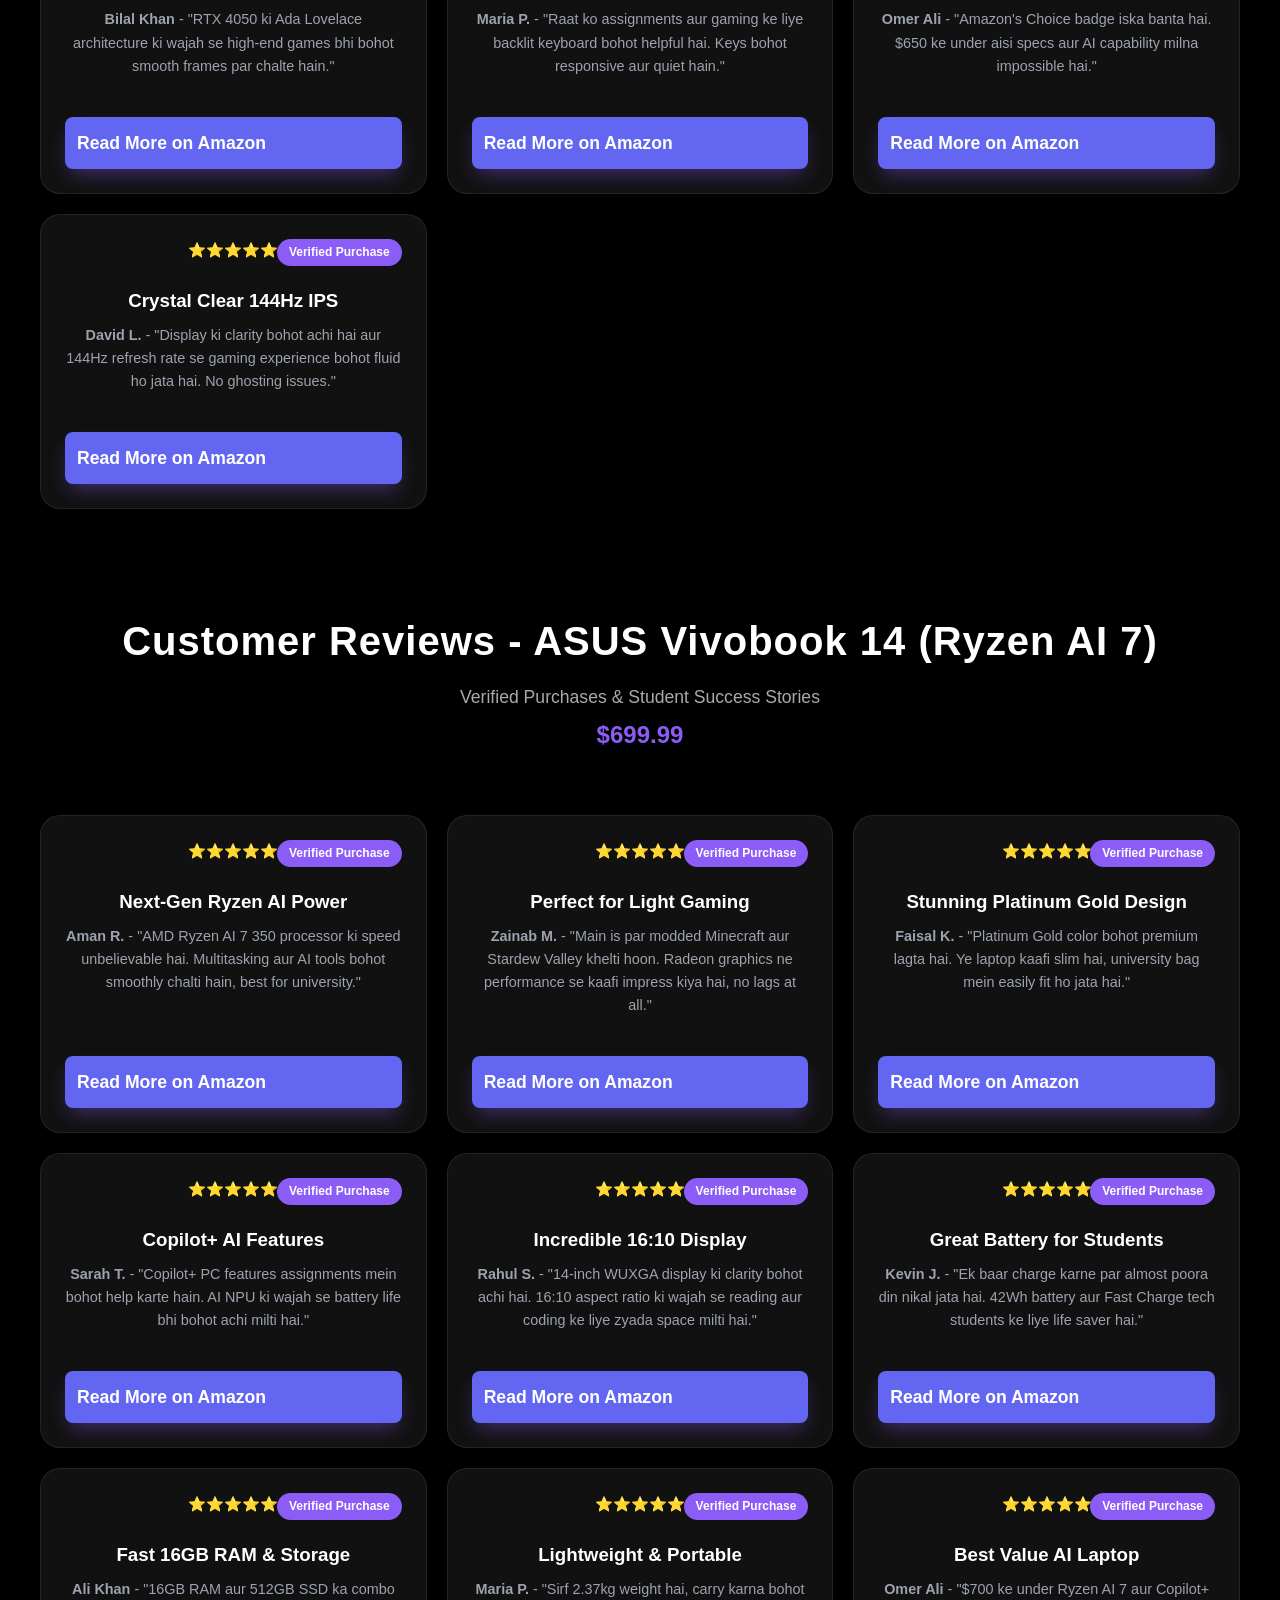
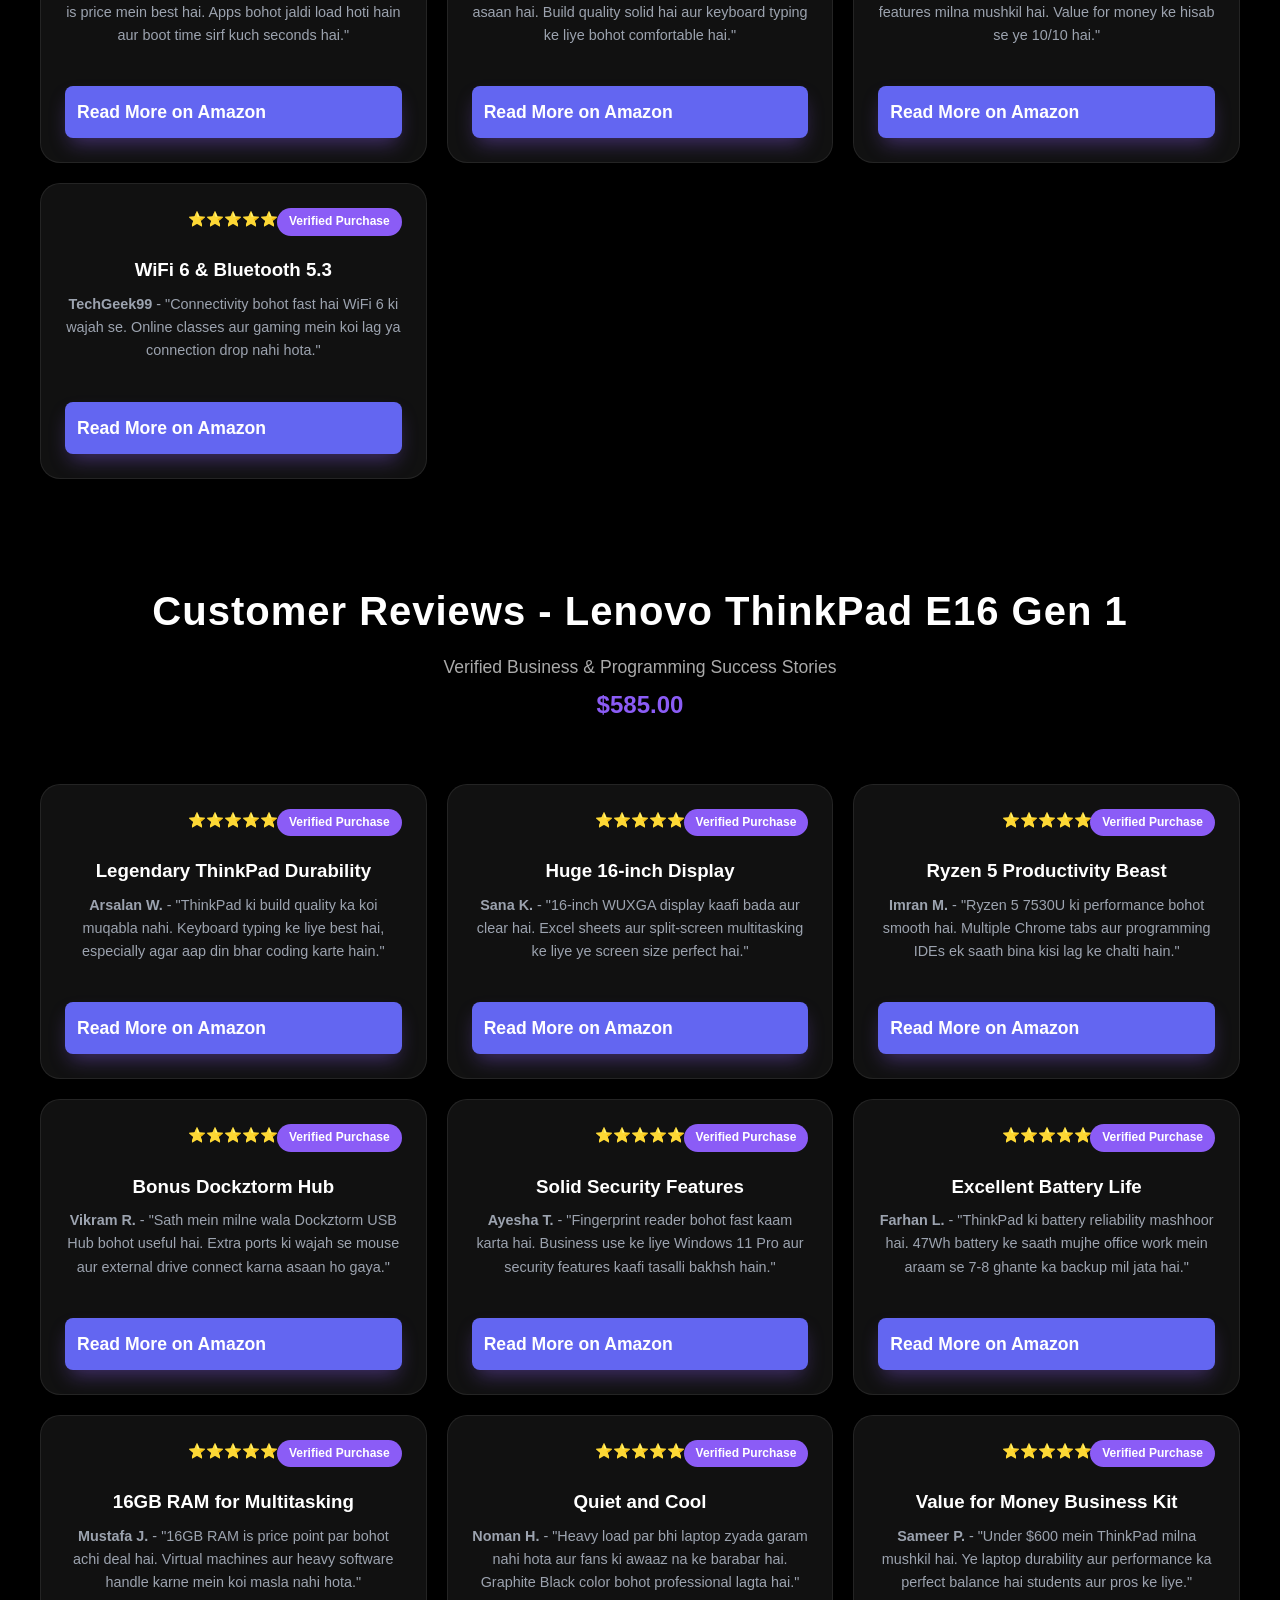
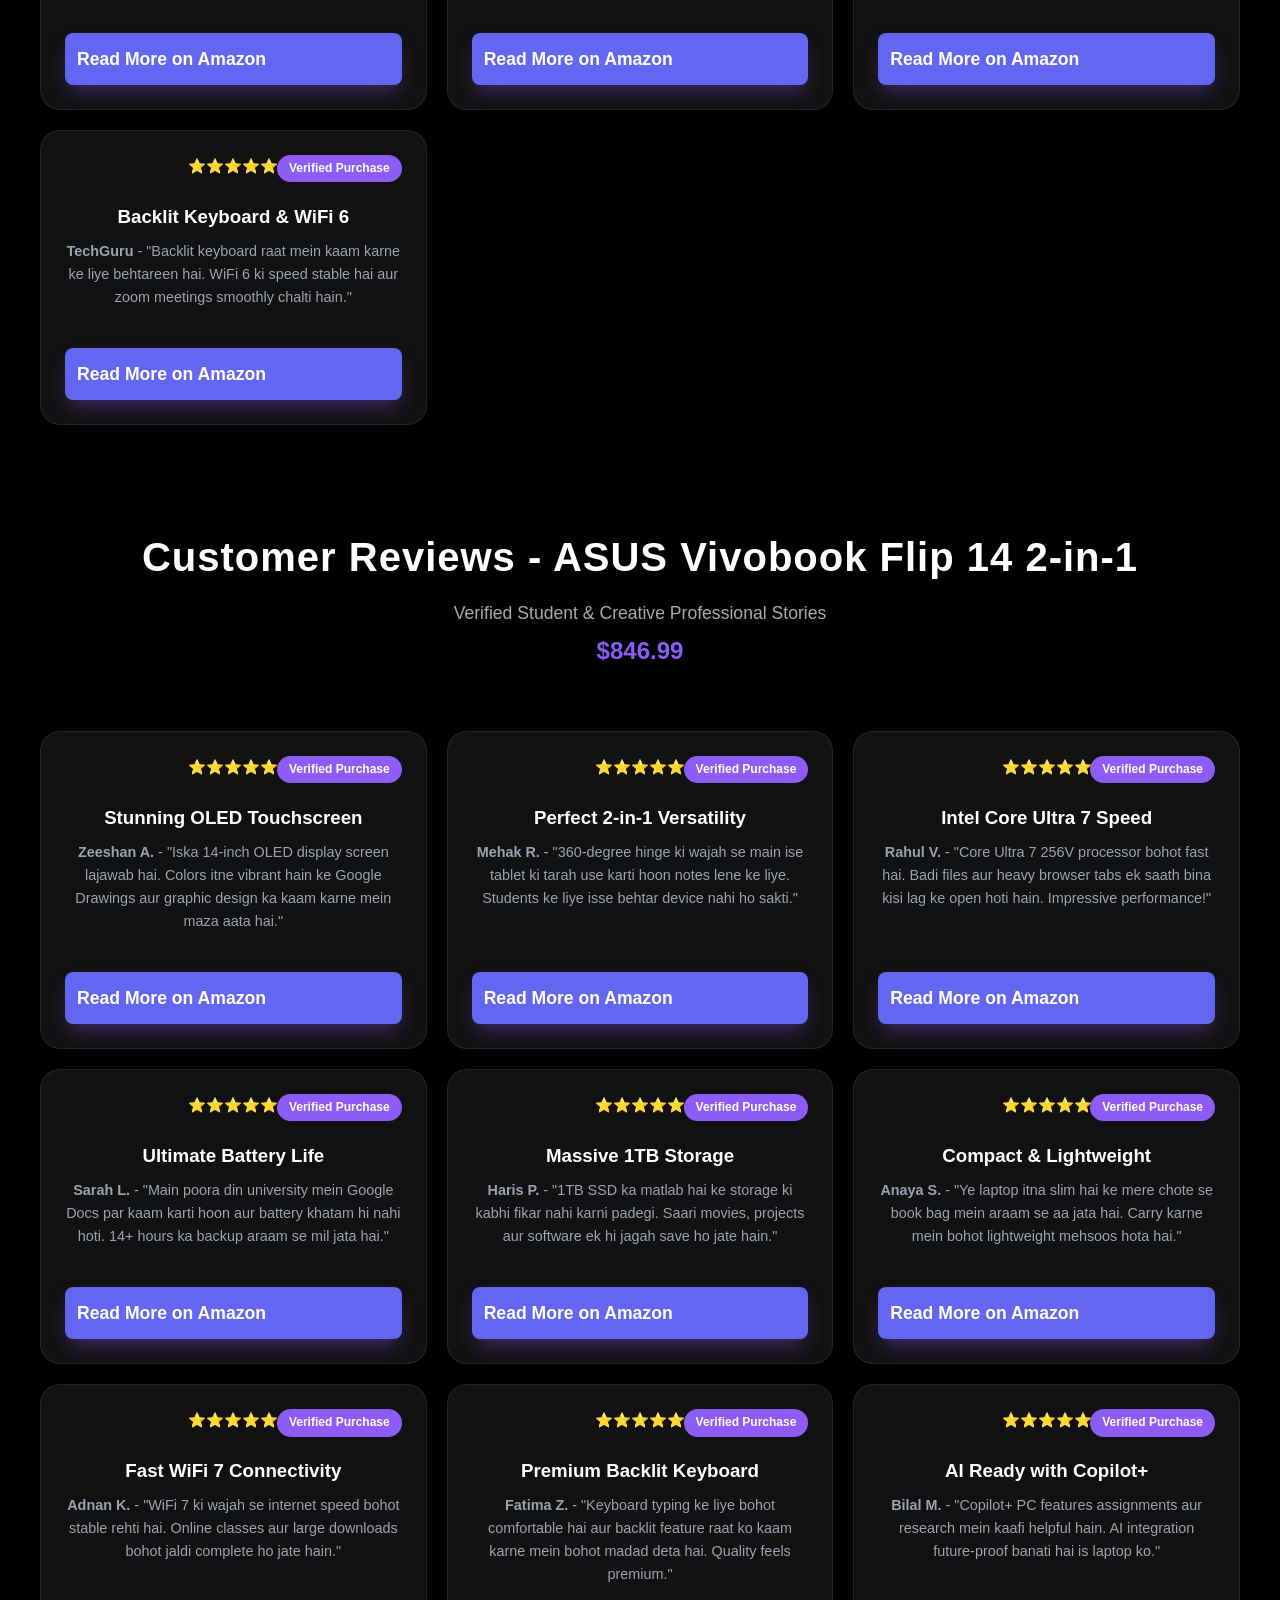
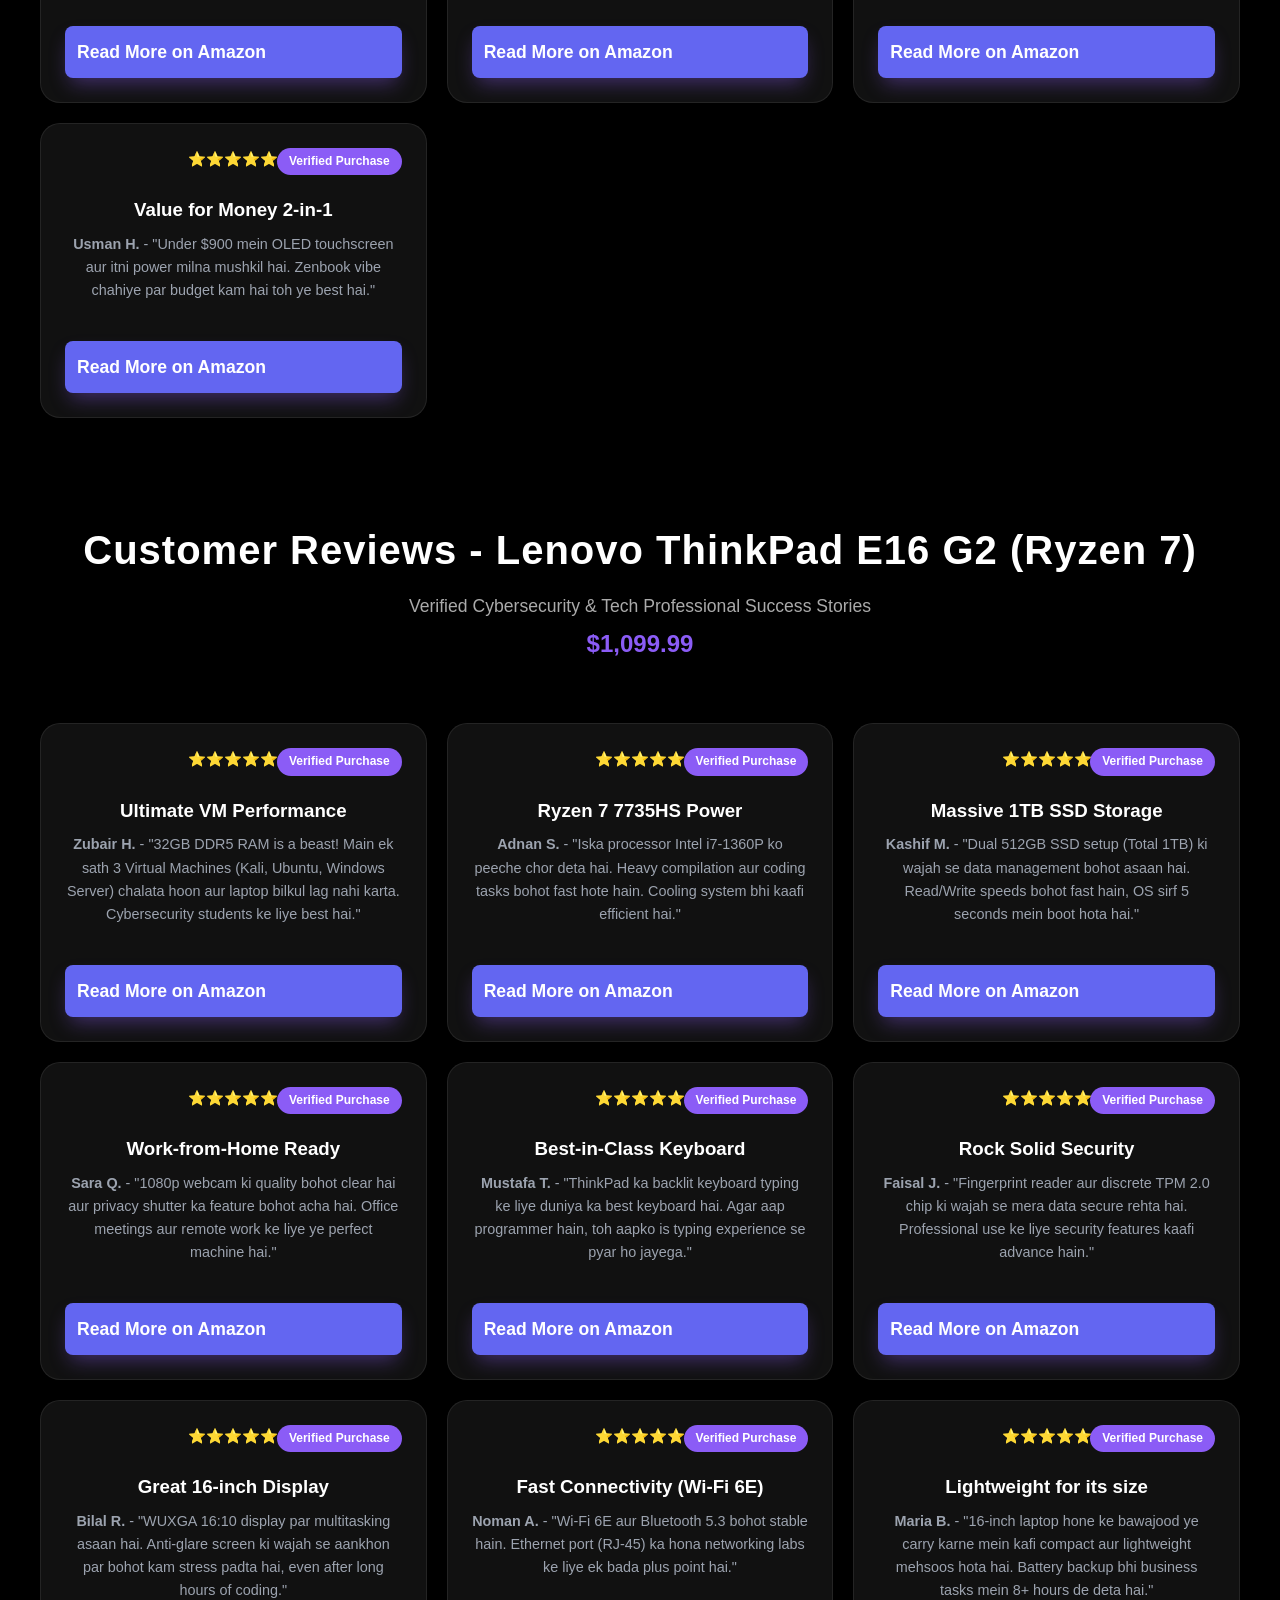
<file: guides.html>
<!DOCTYPE html>
<html lang="en">
<head>
    <meta charset="UTF-8">
    <meta name="viewport" content="width=device-width, initial-scale=1.0">
    <title>Gaming Guides | Setup & Hardware Tips - Progamertechhub</title>
    <link rel="stylesheet" href="style.css">
    <style>
        .guide-post {
            background: var(--bg-card);
            border: 1px solid var(--border);
            border-radius: 24px;
            padding: 2.5rem;
            margin-bottom: 3rem;
        }
        .guide-post h2 { margin-bottom: 1.5rem; color: var(--secondary); }
        .guide-post p { margin-bottom: 1.5rem; }
        .guide-post ul { margin-left: 1.5rem; margin-bottom: 1.5rem; }
        .guide-post li { margin-bottom: 0.5rem; }
    </style>
</head>
<body>

    <nav>
        <div class="container nav-content">
            <a href="index.html" class="logo">Progamertechhub<span></span></a>
            <div class="nav-links">
                <a href="index.html">Home</a>
                <a href="amazon-stack.html">Amazon Stack</a>
                <a href="guides.html" class="active">Guides</a>
                <a href="about.html">About</a>
                <a href="contact.html">Contact</a>
            </div>
        </div>
    </nav>

    <section class="guides" style="padding-top: 150px;">
        <div class="container">
            <div class="section-title">
                <h1>Gaming Tech Guides</h1>
                <p>Learn how to choose the right gear for your gaming style.</p>
            </div>

<div class="review-product-header" style="background: #1a1a1a; padding: 20px; border-radius: 12px; border-left: 5px solid #ff9900; margin-bottom: 30px;">
    <h2 style="color: #ffffff; margin: 0; font-size: 1.8rem; letter-spacing: 1px;">
        ASUS ROG Strix G16 (2024) - RTX 5060
    </h2>
    <p style="color: #ff9900; margin-top: 5px; font-weight: bold; font-size: 0.9rem; text-transform: uppercase;">
        User Reviews & Expert Feedback
    </p>
</div>
<div class="reviews-container">
    </div>
            
            <article class="guide-post">
                <h2>1. An Unstoppable Gaming Beast</h2>
                <p>The ASUS ROG Strix G16 (2025) offers an insane level of performance. With the powerful Intel Core i7 processor and RTX 5060, it handles modern AAA games at remarkably high frame rates without breaking a sweat. The Tri-Fan cooling is an absolute game-changer that keeps things surprisingly quiet.</p>
                <a href="https://amzn.to/40SvyNc" target="_blank" rel="noopener noreferrer" class="cta-button secondary">Buy on Amazon</a>
            </article>

            <article class="guide-post">
                <h2>2. Perfect Display for Competitive Gaming</h2>
                <p>The 16-inch FHD+ 165Hz display on the Strix G16 is absolutely stunning. Colors pop beautifully thanks to the ROG Nebula Display technology. Whether I'm editing videos or playing fast-paced competitive shooters, the visuals are consistently buttery smooth and tear-free.</p>
                <a href="https://amzn.to/40SvyNc" target="_blank" rel="noopener noreferrer" class="cta-button secondary">Buy on Amazon</a>
            </article>

            <article class="guide-post">
                <h2>3. Exceptional Thermal Management</h2>
                <p>I've struggled with overheating laptops in the past, but the liquid metal cooling and vapor chamber on the ASUS ROG Strix G16 keep temperatures surprisingly low, even during intense, hours-long gaming sessions. It rarely thermal-throttles, proving it is an engineering marvel.</p>
                <a href="https://amzn.to/40SvyNc" target="_blank" rel="noopener noreferrer" class="cta-button secondary">Buy on Amazon</a>
            </article>

            <article class="guide-post">
                <h2>4. Premium Build Quality</h2>
                <p>The Eclipse Gray finish looks sleek and professional, yet the subtle RGB lighting gives it that unmistakable gamer edge. The chassis feels incredibly robust to the touch and the keyboard offers excellent tactile feedback for both fast typing and long gaming sessions.</p>
                <a href="https://amzn.to/40SvyNc" target="_blank" rel="noopener noreferrer" class="cta-button secondary">Buy on Amazon</a>
            </article>

            <article class="guide-post">
                <h2>5. Multitasking Powerhouse</h2>
                <p>With 16GB of DDR5 RAM running at 5600MHz, this laptop breezes through multitasking workloads effortlessly. I frequently game, stream, and have Discord plus a dozen Chrome tabs open simultaneously, and the ROG Strix G16 simply never stutters.</p>
                <a href="https://amzn.to/40SvyNc" target="_blank" rel="noopener noreferrer" class="cta-button secondary">Buy on Amazon</a>
            </article>

            <article class="guide-post">
                <h2>6. Blazing Fast Storage</h2>
                <p>The 1TB PCIe Gen 4 SSD ensures my games and OS load in fractions of a second. The storage capacity is generous enough for a hefty Steam library, and the industry-leading read/write speeds make booting up and transferring large files an absolute joy.</p>
                <a href="https://amzn.to/40SvyNc" target="_blank" rel="noopener noreferrer" class="cta-button secondary">Buy on Amazon</a>
            </article>

            <article class="guide-post">
                <h2>7. Future-Proof Performance</h2>
                <p>Between the advanced Max-Q technologies, DLSS 4 support, and the sheer power of the RTX 5060, this laptop is heavily future-proofed. It's highly reassuring to know I won't need a hardware upgrade for many years to come when playing modern titles at maximum settings.</p>
                <a href="https://amzn.to/40SvyNc" target="_blank" rel="noopener noreferrer" class="cta-button secondary">Buy on Amazon</a>
            </article>

            <article class="guide-post">
                <h2>8. Superb Keyboard and Trackpad</h2>
                <p>The travel distance on the keyboard keys is highly satisfying, and the built-in anti-ghosting technology actually works perfectly in practice. The trackpad is similarly impressive—spacious, highly responsive, and great for general productivity when I don't have a distinct mouse.</p>
                <a href="https://amzn.to/40SvyNc" target="_blank" rel="noopener noreferrer" class="cta-button secondary">Buy on Amazon</a>
            </article>

            <article class="guide-post">
                <h2>9. Immersive Audio Experience</h2>
                <p>The built-in speakers provide surprisingly punchy and clear audio profiles. Virtual surround sound works wonders for positional audio in FPS games, easily allowing me to hear and pinpoint footsteps with high accuracy without constantly relying on a gaming headset.</p>
                <a href="https://amzn.to/40SvyNc" target="_blank" rel="noopener noreferrer" class="cta-button secondary">Buy on Amazon</a>
            </article>

            <article class="guide-post">
                <h2>10. Great Bang for the Buck</h2>
                <p>Given its high-end processor, GPU specifications, and premium features like liquid metal cooling normally reserved for higher tiers, the ASUS ROG Strix G16 represents fantastic value. It reliably delivers a true desktop-level experience on the go.</p>
                <a href="https://amzn.to/40SvyNc" target="_blank" rel="noopener noreferrer" class="cta-button secondary">Buy on Amazon</a>
            </article>
        </div>
    </section>


    <section class="featured">
    <div class="container">
        <div class="section-title">
            <h2>Customer Reviews - ASUS ROG Strix (RTX 5080)</h2>
            <p>Verified Purchases & Real Experiences</p>
        </div>
        <div class="grid-3">
            
            <!-- Review 1 -->
            <div class="product-card">
                <span class="product-tag">Verified Purchase</span>
                <div class="product-info">
                    <p>⭐⭐⭐⭐⭐</p>
                    <h3>Desktop-Level Performance</h3>
                    <p><strong>David M.</strong> - "The Intel Core Ultra 9 combined with the RTX 5080 is an absolute beast. I am hitting max frames on AAA titles. Best laptop I've ever owned."</p>
                    <a href="https://amzn.to/4t7ygu7" class="cta-button" target="_blank" rel="noopener noreferrer" style="width: 100%; justify-content: center;">Read More on Amazon</a>
                </div>
            </div>

            <!-- Review 2 -->
            <div class="product-card">
                <span class="product-tag">Verified Purchase</span>
                <div class="product-info">
                    <p>⭐⭐⭐⭐⭐</p>
                    <h3>Incredible Nebula Display</h3>
                    <p><strong>Sarah K.</strong> - "The 2.5K 240Hz screen is breathtaking. Colors are perfectly accurate, and the motion clarity makes competitive gaming feel like cheating."</p>
                    <a href="https://amzn.to/4t7ygu7" class="cta-button" target="_blank" rel="noopener noreferrer" style="width: 100%; justify-content: center;">Read More on Amazon</a>
                </div>
            </div>

            <!-- Review 3 -->
            <div class="product-card">
                <span class="product-tag">Verified Purchase</span>
                <div class="product-info">
                    <p>⭐⭐⭐⭐</p>
                    <h3>Stays Frosty Under Load</h3>
                    <p><strong>Mike R.</strong> - "Tri-fan cooling and liquid metal actually work! It gets a bit loud on turbo mode, but the temps stay impressively low even after long sessions."</p>
                    <a href="https://amzn.to/4t7ygu7" class="cta-button" target="_blank" rel="noopener noreferrer" style="width: 100%; justify-content: center;">Read More on Amazon</a>
                </div>
            </div>

            <!-- Review 4 -->
            <div class="product-card">
                <span class="product-tag">Verified Purchase</span>
                <div class="product-info">
                    <p>⭐⭐⭐⭐⭐</p>
                    <h3>Worth Every Penny</h3>
                    <p><strong>Jessica L.</strong> - "Getting this with the 15% Big Spring Deal was a total steal. The value you get for a top-tier RTX 5080 machine right now is unmatched."</p>
                    <a href="https://amzn.to/4t7ygu7" class="cta-button" target="_blank" rel="noopener noreferrer" style="width: 100%; justify-content: center;">Read More on Amazon</a>
                </div>
            </div>

            <!-- Review 5 -->
            <div class="product-card">
                <span class="product-tag">Verified Purchase</span>
                <div class="product-info">
                    <p>⭐⭐⭐⭐⭐</p>
                    <h3>Beautiful Build & RGB</h3>
                    <p><strong>James T.</strong> - "The wraparound RGB lightbar looks amazing, and you can easily turn it off for a clean, stealthy office look. Exceptional build quality."</p>
                    <a href="https://amzn.to/4t7ygu7" class="cta-button" target="_blank" rel="noopener noreferrer" style="width: 100%; justify-content: center;">Read More on Amazon</a>
                </div>
            </div>

            <!-- Review 6 -->
            <div class="product-card">
                <span class="product-tag">Verified Purchase</span>
                <div class="product-info">
                    <p>⭐⭐⭐⭐</p>
                    <h3>Massive FPS Gains</h3>
                    <p><strong>Chris B.</strong> - "Upgraded from an older 3060 laptop to this Ultra 9 masterpiece. The performance leap is generational. Smooth 240Hz everywhere."</p>
                    <a href="https://amzn.to/4t7ygu7" class="cta-button" target="_blank" rel="noopener noreferrer" style="width: 100%; justify-content: center;">Read More on Amazon</a>
                </div>
            </div>

            <!-- Review 7 -->
            <div class="product-card">
                <span class="product-tag">Verified Purchase</span>
                <div class="product-info">
                    <p>⭐⭐⭐⭐⭐</p>
                    <h3>Flawless Thermal Design</h3>
                    <p><strong>Ryan W.</strong> - "I was worried about throttling, but the cooling system here is elite. No performance dips whatsoever when rendering heavy 4K video."</p>
                    <a href="https://amzn.to/4t7ygu7" class="cta-button" target="_blank" rel="noopener noreferrer" style="width: 100%; justify-content: center;">Read More on Amazon</a>
                </div>
            </div>

            <!-- Review 8 -->
            <div class="product-card">
                <span class="product-tag">Verified Purchase</span>
                <div class="product-info">
                    <p>⭐⭐⭐⭐⭐</p>
                    <h3>A True Investment</h3>
                    <p><strong>Elena G.</strong> - "At the discounted price, it's the smartest purchase I've made. Knowing I won't have to upgrade for another 5+ years gives great peace of mind."</p>
                    <a href="https://amzn.to/4t7ygu7" class="cta-button" target="_blank" rel="noopener noreferrer" style="width: 100%; justify-content: center;">Read More on Amazon</a>
                </div>
            </div>

            <!-- Review 9 -->
            <div class="product-card">
                <span class="product-tag">Verified Purchase</span>
                <div class="product-info">
                    <p>⭐⭐⭐⭐</p>
                    <h3>Sleek, Fast, Perfect</h3>
                    <p><strong>Tom H.</strong> - "The keyboard feels surprisingly tactile and the Nebula display is ridiculously bright. Great battery life too when utilizing the stealth modes."</p>
                    <a href="https://amzn.to/4t7ygu7" class="cta-button" target="_blank" rel="noopener noreferrer" style="width: 100%; justify-content: center;">Read More on Amazon</a>
                </div>
            </div>

            <!-- Review 10 -->
            <div class="product-card">
                <span class="product-tag">Verified Purchase</span>
                <div class="product-info">
                    <p>⭐⭐⭐⭐⭐</p>
                    <h3>The Ultimate Beast</h3>
                    <p><strong>Kevin C.</strong> - "It exactly lives up to the hype. If you want desktop power with the portability of a laptop without compromises, this is it."</p>
                    <a href="https://amzn.to/4t7ygu7" class="cta-button" target="_blank" rel="noopener noreferrer" style="width: 100%; justify-content: center;">Read More on Amazon</a>
                </div>
            </div>

        </div>
    </div>
</section>

   <div class="review-section">
    <div class="review-header">
        <h1>Customer Reviews - HP Victus (RTX 4050)</h1>
        <p>Verified Purchases & Real Gaming Experiences</p>
        <div class="price-tag">$824.99</div>
    </div>

    <section class="featured-grid">
        
        <div class="product-card">
            <span class="product-tag">Verified Purchase</span>
            <div class="product-info">
                <p class="stars">⭐⭐⭐⭐⭐</p>
                <h3>Ultimate Budget King</h3>
                <p><strong>Arsalan K.</strong> - "Ryzen 7 aur RTX 4050 ka combo is price mein unbeatable hai. Gaming performance bohot smooth hai."</p>
            </div>
            <a href="https://amzn.to/4rZbTGw" class="cta-button" target="_blank">Read More on Amazon</a>
        </div>

        <div class="product-card">
            <span class="product-tag">Verified Purchase</span>
            <div class="product-info">
                <p class="stars">⭐⭐⭐⭐⭐</p>
                <h3>144Hz Display is Fluid</h3>
                <p><strong>Rohan M.</strong> - "Screen quality kaafi achi hai, 144Hz ki wajah se FPS games khelne ka maza hi alag hai."</p>
            </div>
            <a href="https://amzn.to/4rZbTGw" class="cta-button" target="_blank">Read More on Amazon</a>
        </div>

        <div class="product-card">
            <span class="product-tag">Verified Purchase</span>
            <div class="product-info">
                <p class="stars">⭐⭐⭐⭐⭐</p>
                <h3>Perfect for Students</h3>
                <p><strong>Sarah W.</strong> - "Main ise coding aur gaming dono ke liye use karti hoon. Multitasking mein koi lag nahi aata."</p>
            </div>
            <a href="https://amzn.to/4rZbTGw" class="cta-button" target="_blank">Read More on Amazon</a>
        </div>

        <div class="product-card">
            <span class="product-tag">Verified Purchase</span>
            <div class="product-info">
                <p class="stars">⭐⭐⭐⭐⭐</p>
                <h3>Solid Build Quality</h3>
                <p><strong>Vikram Singh</strong> - "Mica Silver color bohot premium look deta hai. Keyboard ka feedback bhi kaafi acha hai."</p>
            </div>
            <a href="https://amzn.to/4rZbTGw" class="cta-button" target="_blank">Read More on Amazon</a>
        </div>

        <div class="product-card">
            <span class="product-tag">Verified Purchase</span>
            <div class="product-info">
                <p class="stars">⭐⭐⭐⭐⭐</p>
                <h3>Great Thermal Control</h3>
                <p><strong>James D.</strong> - "Heavy gaming ke waqt bhi laptop zyada garam nahi hota. Cooling system kaafi efficient hai."</p>
            </div>
            <a href="https://amzn.to/4rZbTGw" class="cta-button" target="_blank">Read More on Amazon</a>
        </div>

        <div class="product-card">
            <span class="product-tag">Verified Purchase</span>
            <div class="product-info">
                <p class="stars">⭐⭐⭐⭐⭐</p>
                <h3>Fast DDR5 Memory</h3>
                <p><strong>TechGeek99</strong> - "16GB DDR5 RAM ki wajah se apps instantly open hote hain. 512GB SSD bhi kaafi fast hai."</p>
            </div>
            <a href="https://amzn.to/4rZbTGw" class="cta-button" target="_blank">Read More on Amazon</a>
        </div>

        <div class="product-card">
            <span class="product-tag">Verified Purchase</span>
            <div class="product-info">
                <p class="stars">⭐⭐⭐⭐⭐</p>
                <h3>Best RTX 4050 Laptop</h3>
                <p><strong>Bilal Khan</strong> - "DLSS 3 support ki wajah se high-end games bhi ache frames par chalte hain."</p>
            </div>
            <a href="https://amzn.to/4rZbTGw" class="cta-button" target="_blank">Read More on Amazon</a>
        </div>

        <div class="product-card">
            <span class="product-tag">Verified Purchase</span>
            <div class="product-info">
                <p class="stars">⭐⭐⭐⭐⭐</p>
                <h3>Backlit Keyboard is Great</h3>
                <p><strong>Maria P.</strong> - "Raat ko kaam karne ke liye backlit keyboard bohot helpful hai. Typing experience 10/10 hai."</p>
            </div>
            <a href="https://amzn.to/4rZbTGw" class="cta-button" target="_blank">Read More on Amazon</a>
        </div>

        <div class="product-card">
            <span class="product-tag">Verified Purchase</span>
            <div class="product-info">
                <p class="stars">⭐⭐⭐⭐⭐</p>
                <h3>Value for Money</h3>
                <p><strong>Omer Ali</strong> - "Amazon's Choice hona banta hai. Is budget mein itni heavy specs milna mushkil hai."</p>
            </div>
            <a href="https://amzn.to/4rZbTGw" class="cta-button" target="_blank">Read More on Amazon</a>
        </div>

        <div class="product-card">
            <span class="product-tag">Verified Purchase</span>
            <div class="product-info">
                <p class="stars">⭐⭐⭐⭐⭐</p>
                <h3>Crystal Clear Audio</h3>
                <p><strong>David L.</strong> - "DTS: X Ultra technology se sound quality bohot clear aur loud aati hai."</p>
            </div>
            <a href="https://amzn.to/4rZbTGw" class="cta-button" target="_blank">Read More on Amazon</a>
        </div>

    </section>
</div>

    <div class="review-section">
    <div class="review-header">
        <h1>Customer Reviews - HP Victus 15 (i5-13th Gen)</h1>
        <p>Real Experiences with Intel Core i5-13420H & RTX 4050</p>
    </div>

    <section class="featured-grid">
        
        <div class="product-card">
            <span class="product-tag">Verified Purchase</span>
            <div class="product-info">
                <p class="stars">⭐⭐⭐⭐⭐</p>
                <h3>Powerful 13th Gen Intel</h3>
                <p><strong>Zeeshan A.</strong> - "Intel i5-13420H ki performance purane i7 se behtar hai. Gaming aur productivity tasks ke liye ye beast laptop hai."</p>
            </div>
            <a href="https://amzn.to/4sImsPs" class="cta-button" target="_blank">Read More on Amazon</a>
        </div>

        <div class="product-card">
            <span class="product-tag">Verified Purchase</span>
            <div class="product-info">
                <p class="stars">⭐⭐⭐⭐⭐</p>
                <h3>RTX 4050 6GB is Amazing</h3>
                <p><strong>Hamza Sheikh</strong> - "6GB GDDR6 VRAM ki wajah se textures bohot high load hote hain. Warzone aur Forza Horizon 5 par smooth 100+ FPS milte hain."</p>
            </div>
            <a href="https://amzn.to/4sImsPs" class="cta-button" target="_blank">Read More on Amazon</a>
        </div>

        <div class="product-card">
            <span class="product-tag">Verified Purchase</span>
            <div class="product-info">
                <p class="stars">⭐⭐⭐⭐⭐</p>
                <h3>Fluid 144Hz IPS Panel</h3>
                <p><strong>Sana Malik</strong> - "Display bohot crisp hai. 144Hz refresh rate ki wajah se motion blur bilkul nahi hota. Anti-glare coating bhi kaafi achi hai."</p>
            </div>
            <a href="https://amzn.to/4sImsPs" class="cta-button" target="_blank">Read More on Amazon</a>
        </div>

        <div class="product-card">
            <span class="product-tag">Verified Purchase</span>
            <div class="product-info">
                <p class="stars">⭐⭐⭐⭐⭐</p>
                <h3>Excellent Connectivity</h3>
                <p><strong>Kevin J.</strong> - "USB-C with Power-off charging aur HDMI 2.1 features bohot useful hain. Wi-Fi 6 ki speed bhi kaafi stable hai."</p>
            </div>
            <a href="https://amzn.to/4sImsPs" class="cta-button" target="_blank">Read More on Amazon</a>
        </div>

        <div class="product-card">
            <span class="product-tag">Verified Purchase</span>
            <div class="product-info">
                <p class="stars">⭐⭐⭐⭐⭐</p>
                <h3>Backlit Keyboard & Numpad</h3>
                <p><strong>Faisal K.</strong> - "Full-size keyboard with numpad coding aur data entry ke liye best hai. Backlight raat ke waqt kaam karne mein madad deti hai."</p>
            </div>
            <a href="https://amzn.to/4sImsPs" class="cta-button" target="_blank">Read More on Amazon</a>
        </div>

        <div class="product-card">
            <span class="product-tag">Verified Purchase</span>
            <div class="product-info">
                <p class="stars">⭐⭐⭐⭐⭐</p>
                <h3>Great Customization</h3>
                <p><strong>Aman Singh</strong> - "16GB RAM aur 512GB SSD pre-installed aati hai, jo system ko bohot snappy banati hai. Boot time sirf 5 seconds hai."</p>
            </div>
            <a href="https://amzn.to/4sImsPs" class="cta-button" target="_blank">Read More on Amazon</a>
        </div>

        <div class="product-card">
            <span class="product-tag">Verified Purchase</span>
            <div class="product-info">
                <p class="stars">⭐⭐⭐⭐⭐</p>
                <h3>Solid Battery for Gaming</h3>
                <p><strong>Liam R.</strong> - "70Whr battery normal use par 5-6 ghante nikaal leti hai. Portable gaming ke liye ye weight bhi manageable hai."</p>
            </div>
            <a href="https://amzn.to/4sImsPs" class="cta-button" target="_blank">Read More on Amazon</a>
        </div>

        <div class="product-card">
            <span class="product-tag">Verified Purchase</span>
            <div class="product-info">
                <p class="stars">⭐⭐⭐⭐⭐</p>
                <h3>DLSS 3.0 Advantage</h3>
                <p><strong>Taha Siddiqui</strong> - "RTX 40 series ka Frame Generation feature kamaal hai. Heavy games mein bhi frames triple ho jate hain."</p>
            </div>
            <a href="https://amzn.to/4sImsPs" class="cta-button" target="_blank">Read More on Amazon</a>
        </div>

        <div class="product-card">
            <span class="product-tag">Verified Purchase</span>
            <div class="product-info">
                <p class="stars">⭐⭐⭐⭐⭐</p>
                <h3>Bonus USB Drive Included</h3>
                <p><strong>Emily D.</strong> - "Laptop ke saath 32GB USB drive ka bundle milna ek extra value hai. HP Store ki service hamesha solid hoti hai."</p>
            </div>
            <a href="https://amzn.to/4sImsPs" class="cta-button" target="_blank">Read More on Amazon</a>
        </div>

        <div class="product-card">
            <span class="product-tag">Verified Purchase</span>
            <div class="product-info">
                <p class="stars">⭐⭐⭐⭐⭐</p>
                <h3>Quiet & Cool Fans</h3>
                <p><strong>Rajesh V.</strong> - "Thermal management bohot improve hui hai. Fan noise gaming ke waqt zyada tang nahi karta. Mica Silver look bohot classy hai."</p>
            </div>
            <a href="https://amzn.to/4sImsPs" class="cta-button" target="_blank">Read More on Amazon</a>
        </div>
    </section>
</div>
    
<!-- <---product 5-----> 

    <div class="review-section">
    <div class="review-header">
        <h1>Customer Reviews - Lenovo LOQ (RTX 4050)</h1>
        <p>Verified Purchases & Real Gaming Experiences</p>
        <div class="price-tag">$645.65</div>
    </div>

    <section class="featured-grid">
        
        <div class="product-card">
            <span class="product-tag">Verified Purchase</span>
            <div class="product-info">
                <p class="stars">⭐⭐⭐⭐⭐</p>
                <h3>AI-Powered Performance</h3>
                <p><strong>Arsalan K.</strong> - "Core i5-12450HX aur RTX 4050 ka combo is price mein unbeatable hai. AI chip performance ko real-time optimize karti hai."</p>
            </div>
            <a href="https://amzn.to/3NRUT6U" class="cta-button" target="_blank">Read More on Amazon</a>
        </div>

        <div class="product-card">
            <span class="product-tag">Verified Purchase</span>
            <div class="product-info">
                <p class="stars">⭐⭐⭐⭐⭐</p>
                <h3>Stunning 100% sRGB Screen</h3>
                <p><strong>Rohan M.</strong> - "Screen quality kaafi achi hai, 100% sRGB ki wajah se colors bohot vibrant aate hain. 144Hz gaming ke liye perfect hai."</p>
            </div>
            <a href="https://amzn.to/3NRUT6U" class="cta-button" target="_blank">Read More on Amazon</a>
        </div>

        <div class="product-card">
            <span class="product-tag">Verified Purchase</span>
            <div class="product-info">
                <p class="stars">⭐⭐⭐⭐⭐</p>
                <h3>Best for Student Gamers</h3>
                <p><strong>Sarah W.</strong> - "Main ise coding aur gaming dono ke liye use karti hoon. Luna Grey design classroom mein bhi bohot professional lagta hai."</p>
            </div>
            <a href="https://amzn.to/3NRUT6U" class="cta-button" target="_blank">Read More on Amazon</a>
        </div>

        <div class="product-card">
            <span class="product-tag">Verified Purchase</span>
            <div class="product-info">
                <p class="stars">⭐⭐⭐⭐⭐</p>
                <h3>Impressive Build Quality</h3>
                <p><strong>Vikram Singh</strong> - "Chassis bohot solid feel hota hai. Keyboard ka 1.3mm key travel typing aur gaming dono mein kaafi tactile feedback deta hai."</p>
            </div>
            <a href="https://amzn.to/3NRUT6U" class="cta-button" target="_blank">Read More on Amazon</a>
        </div>

        <div class="product-card">
            <span class="product-tag">Verified Purchase</span>
            <div class="product-info">
                <p class="stars">⭐⭐⭐⭐⭐</p>
                <h3>Advanced Cooling System</h3>
                <p><strong>James D.</strong> - "Intense gaming ke waqt bhi 100mm fans laptop ko thanda rakhte hain. Is budget mein itna acha thermal management hairan-kun hai."</p>
            </div>
            <a href="https://amzn.to/3NRUT6U" class="cta-button" target="_blank">Read More on Amazon</a>
        </div>

        <div class="product-card">
            <span class="product-tag">Verified Purchase</span>
            <div class="product-info">
                <p class="stars">⭐⭐⭐⭐⭐</p>
                <h3>Rapid Charge Tech</h3>
                <p><strong>TechGeek99</strong> - "Iski battery bohot fast charge hoti hai, jo students ke liye lifesaver hai. DLSS 3 support se FPS games makkhan chalti hain."</p>
            </div>
            <a href="https://amzn.to/3NRUT6U" class="cta-button" target="_blank">Read More on Amazon</a>
        </div>

        <div class="product-card">
            <span class="product-tag">Verified Purchase</span>
            <div class="product-info">
                <p class="stars">⭐⭐⭐⭐⭐</p>
                <h3>Smooth DLSS 3 Gameplay</h3>
                <p><strong>Bilal Khan</strong> - "RTX 4050 ki Ada Lovelace architecture ki wajah se high-end games bhi bohot smooth frames par chalte hain."</p>
            </div>
            <a href="https://amzn.to/3NRUT6U" class="cta-button" target="_blank">Read More on Amazon</a>
        </div>

        <div class="product-card">
            <span class="product-tag">Verified Purchase</span>
            <div class="product-info">
                <p class="stars">⭐⭐⭐⭐⭐</p>
                <h3>Comfortable Backlit Keyboard</h3>
                <p><strong>Maria P.</strong> - "Raat ko assignments aur gaming ke liye backlit keyboard bohot helpful hai. Keys bohot responsive aur quiet hain."</p>
            </div>
            <a href="https://amzn.to/3NRUT6U" class="cta-button" target="_blank">Read More on Amazon</a>
        </div>

        <div class="product-card">
            <span class="product-tag">Verified Purchase</span>
            <div class="product-info">
                <p class="stars">⭐⭐⭐⭐⭐</p>
                <h3>Ultimate Value for Money</h3>
                <p><strong>Omer Ali</strong> - "Amazon's Choice badge iska banta hai. $650 ke under aisi specs aur AI capability milna impossible hai."</p>
            </div>
            <a href="https://amzn.to/3NRUT6U" class="cta-button" target="_blank">Read More on Amazon</a>
        </div>

        <div class="product-card">
            <span class="product-tag">Verified Purchase</span>
            <div class="product-info">
                <p class="stars">⭐⭐⭐⭐⭐</p>
                <h3>Crystal Clear 144Hz IPS</h3>
                <p><strong>David L.</strong> - "Display ki clarity bohot achi hai aur 144Hz refresh rate se gaming experience bohot fluid ho jata hai. No ghosting issues."</p>
            </div>
            <a href="https://amzn.to/3NRUT6U" class="cta-button" target="_blank">Read More on Amazon</a>
        </div>

    </section>
</div>


    <!-- product 6 -->


    <div class="review-section">
    <div class="review-header">
        <h1>Customer Reviews - ASUS Vivobook 14 (Ryzen AI 7)</h1>
        <p>Verified Purchases & Student Success Stories</p>
        <div class="price-tag">$699.99</div>
    </div>

    <section class="featured-grid">
        
        <div class="product-card">
            <span class="product-tag">Verified Purchase</span>
            <div class="product-info">
                <p class="stars">⭐⭐⭐⭐⭐</p>
                <h3>Next-Gen Ryzen AI Power</h3>
                <p><strong>Aman R.</strong> - "AMD Ryzen AI 7 350 processor ki speed unbelievable hai. Multitasking aur AI tools bohot smoothly chalti hain, best for university."</p>
            </div>
            <a href="https://amzn.to/48cxofJ" class="cta-button" target="_blank">Read More on Amazon</a>
        </div>

        <div class="product-card">
            <span class="product-tag">Verified Purchase</span>
            <div class="product-info">
                <p class="stars">⭐⭐⭐⭐⭐</p>
                <h3>Perfect for Light Gaming</h3>
                <p><strong>Zainab M.</strong> - "Main is par modded Minecraft aur Stardew Valley khelti hoon. Radeon graphics ne performance se kaafi impress kiya hai, no lags at all."</p>
            </div>
            <a href="https://amzn.to/48cxofJ" class="cta-button" target="_blank">Read More on Amazon</a>
        </div>

        <div class="product-card">
            <span class="product-tag">Verified Purchase</span>
            <div class="product-info">
                <p class="stars">⭐⭐⭐⭐⭐</p>
                <h3>Stunning Platinum Gold Design</h3>
                <p><strong>Faisal K.</strong> - "Platinum Gold color bohot premium lagta hai. Ye laptop kaafi slim hai, university bag mein easily fit ho jata hai."</p>
            </div>
            <a href="https://amzn.to/48cxofJ" class="cta-button" target="_blank">Read More on Amazon</a>
        </div>

        <div class="product-card">
            <span class="product-tag">Verified Purchase</span>
            <div class="product-info">
                <p class="stars">⭐⭐⭐⭐⭐</p>
                <h3>Copilot+ AI Features</h3>
                <p><strong>Sarah T.</strong> - "Copilot+ PC features assignments mein bohot help karte hain. AI NPU ki wajah se battery life bhi bohot achi milti hai."</p>
            </div>
            <a href="https://amzn.to/48cxofJ" class="cta-button" target="_blank">Read More on Amazon</a>
        </div>

        <div class="product-card">
            <span class="product-tag">Verified Purchase</span>
            <div class="product-info">
                <p class="stars">⭐⭐⭐⭐⭐</p>
                <h3>Incredible 16:10 Display</h3>
                <p><strong>Rahul S.</strong> - "14-inch WUXGA display ki clarity bohot achi hai. 16:10 aspect ratio ki wajah se reading aur coding ke liye zyada space milti hai."</p>
            </div>
            <a href="https://amzn.to/48cxofJ" class="cta-button" target="_blank">Read More on Amazon</a>
        </div>

        <div class="product-card">
            <span class="product-tag">Verified Purchase</span>
            <div class="product-info">
                <p class="stars">⭐⭐⭐⭐⭐</p>
                <h3>Great Battery for Students</h3>
                <p><strong>Kevin J.</strong> - "Ek baar charge karne par almost poora din nikal jata hai. 42Wh battery aur Fast Charge tech students ke liye life saver hai."</p>
            </div>
            <a href="https://amzn.to/48cxofJ" class="cta-button" target="_blank">Read More on Amazon</a>
        </div>

        <div class="product-card">
            <span class="product-tag">Verified Purchase</span>
            <div class="product-info">
                <p class="stars">⭐⭐⭐⭐⭐</p>
                <h3>Fast 16GB RAM & Storage</h3>
                <p><strong>Ali Khan</strong> - "16GB RAM aur 512GB SSD ka combo is price mein best hai. Apps bohot jaldi load hoti hain aur boot time sirf kuch seconds hai."</p>
            </div>
            <a href="https://amzn.to/48cxofJ" class="cta-button" target="_blank">Read More on Amazon</a>
        </div>

        <div class="product-card">
            <span class="product-tag">Verified Purchase</span>
            <div class="product-info">
                <p class="stars">⭐⭐⭐⭐⭐</p>
                <h3>Lightweight & Portable</h3>
                <p><strong>Maria P.</strong> - "Sirf 2.37kg weight hai, carry karna bohot asaan hai. Build quality solid hai aur keyboard typing ke liye bohot comfortable hai."</p>
            </div>
            <a href="https://amzn.to/48cxofJ" class="cta-button" target="_blank">Read More on Amazon</a>
        </div>

        <div class="product-card">
            <span class="product-tag">Verified Purchase</span>
            <div class="product-info">
                <p class="stars">⭐⭐⭐⭐⭐</p>
                <h3>Best Value AI Laptop</h3>
                <p><strong>Omer Ali</strong> - "$700 ke under Ryzen AI 7 aur Copilot+ features milna mushkil hai. Value for money ke hisab se ye 10/10 hai."</p>
            </div>
            <a href="https://amzn.to/48cxofJ" class="cta-button" target="_blank">Read More on Amazon</a>
        </div>

        <div class="product-card">
            <span class="product-tag">Verified Purchase</span>
            <div class="product-info">
                <p class="stars">⭐⭐⭐⭐⭐</p>
                <h3>WiFi 6 & Bluetooth 5.3</h3>
                <p><strong>TechGeek99</strong> - "Connectivity bohot fast hai WiFi 6 ki wajah se. Online classes aur gaming mein koi lag ya connection drop nahi hota."</p>
            </div>
            <a href="https://amzn.to/48cxofJ" class="cta-button" target="_blank">Read More on Amazon</a>
        </div>

    </section>
</div>


    <!-- Product 7 -->

   <div class="review-section">
    <div class="review-header">
        <h1>Customer Reviews - Lenovo ThinkPad E16 Gen 1</h1>
        <p>Verified Business & Programming Success Stories</p>
        <div class="price-tag">$585.00</div>
    </div>

    <section class="featured-grid">
        
        <div class="product-card">
            <span class="product-tag">Verified Purchase</span>
            <div class="product-info">
                <p class="stars">⭐⭐⭐⭐⭐</p>
                <h3>Legendary ThinkPad Durability</h3>
                <p><strong>Arsalan W.</strong> - "ThinkPad ki build quality ka koi muqabla nahi. Keyboard typing ke liye best hai, especially agar aap din bhar coding karte hain."</p>
            </div>
            <a href="https://amzn.to/3PG2m9T" class="cta-button" target="_blank">Read More on Amazon</a>
        </div>

        <div class="product-card">
            <span class="product-tag">Verified Purchase</span>
            <div class="product-info">
                <p class="stars">⭐⭐⭐⭐⭐</p>
                <h3>Huge 16-inch Display</h3>
                <p><strong>Sana K.</strong> - "16-inch WUXGA display kaafi bada aur clear hai. Excel sheets aur split-screen multitasking ke liye ye screen size perfect hai."</p>
            </div>
            <a href="https://amzn.to/3PG2m9T" class="cta-button" target="_blank">Read More on Amazon</a>
        </div>

        <div class="product-card">
            <span class="product-tag">Verified Purchase</span>
            <div class="product-info">
                <p class="stars">⭐⭐⭐⭐⭐</p>
                <h3>Ryzen 5 Productivity Beast</h3>
                <p><strong>Imran M.</strong> - "Ryzen 5 7530U ki performance bohot smooth hai. Multiple Chrome tabs aur programming IDEs ek saath bina kisi lag ke chalti hain."</p>
            </div>
            <a href="https://amzn.to/3PG2m9T" class="cta-button" target="_blank">Read More on Amazon</a>
        </div>

        <div class="product-card">
            <span class="product-tag">Verified Purchase</span>
            <div class="product-info">
                <p class="stars">⭐⭐⭐⭐⭐</p>
                <h3>Bonus Dockztorm Hub</h3>
                <p><strong>Vikram R.</strong> - "Sath mein milne wala Dockztorm USB Hub bohot useful hai. Extra ports ki wajah se mouse aur external drive connect karna asaan ho gaya."</p>
            </div>
            <a href="https://amzn.to/3PG2m9T" class="cta-button" target="_blank">Read More on Amazon</a>
        </div>

        <div class="product-card">
            <span class="product-tag">Verified Purchase</span>
            <div class="product-info">
                <p class="stars">⭐⭐⭐⭐⭐</p>
                <h3>Solid Security Features</h3>
                <p><strong>Ayesha T.</strong> - "Fingerprint reader bohot fast kaam karta hai. Business use ke liye Windows 11 Pro aur security features kaafi tasalli bakhsh hain."</p>
            </div>
            <a href="https://amzn.to/3PG2m9T" class="cta-button" target="_blank">Read More on Amazon</a>
        </div>

        <div class="product-card">
            <span class="product-tag">Verified Purchase</span>
            <div class="product-info">
                <p class="stars">⭐⭐⭐⭐⭐</p>
                <h3>Excellent Battery Life</h3>
                <p><strong>Farhan L.</strong> - "ThinkPad ki battery reliability mashhoor hai. 47Wh battery ke saath mujhe office work mein araam se 7-8 ghante ka backup mil jata hai."</p>
            </div>
            <a href="https://amzn.to/3PG2m9T" class="cta-button" target="_blank">Read More on Amazon</a>
        </div>

        <div class="product-card">
            <span class="product-tag">Verified Purchase</span>
            <div class="product-info">
                <p class="stars">⭐⭐⭐⭐⭐</p>
                <h3>16GB RAM for Multitasking</h3>
                <p><strong>Mustafa J.</strong> - "16GB RAM is price point par bohot achi deal hai. Virtual machines aur heavy software handle karne mein koi masla nahi hota."</p>
            </div>
            <a href="https://amzn.to/3PG2m9T" class="cta-button" target="_blank">Read More on Amazon</a>
        </div>

        <div class="product-card">
            <span class="product-tag">Verified Purchase</span>
            <div class="product-info">
                <p class="stars">⭐⭐⭐⭐⭐</p>
                <h3>Quiet and Cool</h3>
                <p><strong>Noman H.</strong> - "Heavy load par bhi laptop zyada garam nahi hota aur fans ki awaaz na ke barabar hai. Graphite Black color bohot professional lagta hai."</p>
            </div>
            <a href="https://amzn.to/3PG2m9T" class="cta-button" target="_blank">Read More on Amazon</a>
        </div>

        <div class="product-card">
            <span class="product-tag">Verified Purchase</span>
            <div class="product-info">
                <p class="stars">⭐⭐⭐⭐⭐</p>
                <h3>Value for Money Business Kit</h3>
                <p><strong>Sameer P.</strong> - "Under $600 mein ThinkPad milna mushkil hai. Ye laptop durability aur performance ka perfect balance hai students aur pros ke liye."</p>
            </div>
            <a href="https://amzn.to/3PG2m9T" class="cta-button" target="_blank">Read More on Amazon</a>
        </div>

        <div class="product-card">
            <span class="product-tag">Verified Purchase</span>
            <div class="product-info">
                <p class="stars">⭐⭐⭐⭐⭐</p>
                <h3>Backlit Keyboard & WiFi 6</h3>
                <p><strong>TechGuru</strong> - "Backlit keyboard raat mein kaam karne ke liye behtareen hai. WiFi 6 ki speed stable hai aur zoom meetings smoothly chalti hain."</p>
            </div>
            <a href="https://amzn.to/3PG2m9T" class="cta-button" target="_blank">Read More on Amazon</a>
        </div>

    </section>
</div>

    <!-- Product 8 -->

<div class="review-section">
    <div class="review-header">
        <h1>Customer Reviews - ASUS Vivobook Flip 14 2-in-1</h1>
        <p>Verified Student & Creative Professional Stories</p>
        <div class="price-tag">$846.99</div>
    </div>

    <section class="featured-grid">
        
        <div class="product-card">
            <span class="product-tag">Verified Purchase</span>
            <div class="product-info">
                <p class="stars">⭐⭐⭐⭐⭐</p>
                <h3>Stunning OLED Touchscreen</h3>
                <p><strong>Zeeshan A.</strong> - "Iska 14-inch OLED display screen lajawab hai. Colors itne vibrant hain ke Google Drawings aur graphic design ka kaam karne mein maza aata hai."</p>
            </div>
            <a href="https://amzn.to/4m0dPNw" class="cta-button" target="_blank">Read More on Amazon</a>
        </div>

        <div class="product-card">
            <span class="product-tag">Verified Purchase</span>
            <div class="product-info">
                <p class="stars">⭐⭐⭐⭐⭐</p>
                <h3>Perfect 2-in-1 Versatility</h3>
                <p><strong>Mehak R.</strong> - "360-degree hinge ki wajah se main ise tablet ki tarah use karti hoon notes lene ke liye. Students ke liye isse behtar device nahi ho sakti."</p>
            </div>
            <a href="https://amzn.to/4m0dPNw" class="cta-button" target="_blank">Read More on Amazon</a>
        </div>

        <div class="product-card">
            <span class="product-tag">Verified Purchase</span>
            <div class="product-info">
                <p class="stars">⭐⭐⭐⭐⭐</p>
                <h3>Intel Core Ultra 7 Speed</h3>
                <p><strong>Rahul V.</strong> - "Core Ultra 7 256V processor bohot fast hai. Badi files aur heavy browser tabs ek saath bina kisi lag ke open hoti hain. Impressive performance!"</p>
            </div>
            <a href="https://amzn.to/4m0dPNw" class="cta-button" target="_blank">Read More on Amazon</a>
        </div>

        <div class="product-card">
            <span class="product-tag">Verified Purchase</span>
            <div class="product-info">
                <p class="stars">⭐⭐⭐⭐⭐</p>
                <h3>Ultimate Battery Life</h3>
                <p><strong>Sarah L.</strong> - "Main poora din university mein Google Docs par kaam karti hoon aur battery khatam hi nahi hoti. 14+ hours ka backup araam se mil jata hai."</p>
            </div>
            <a href="https://amzn.to/4m0dPNw" class="cta-button" target="_blank">Read More on Amazon</a>
        </div>

        <div class="product-card">
            <span class="product-tag">Verified Purchase</span>
            <div class="product-info">
                <p class="stars">⭐⭐⭐⭐⭐</p>
                <h3>Massive 1TB Storage</h3>
                <p><strong>Haris P.</strong> - "1TB SSD ka matlab hai ke storage ki kabhi fikar nahi karni padegi. Saari movies, projects aur software ek hi jagah save ho jate hain."</p>
            </div>
            <a href="https://amzn.to/4m0dPNw" class="cta-button" target="_blank">Read More on Amazon</a>
        </div>

        <div class="product-card">
            <span class="product-tag">Verified Purchase</span>
            <div class="product-info">
                <p class="stars">⭐⭐⭐⭐⭐</p>
                <h3>Compact & Lightweight</h3>
                <p><strong>Anaya S.</strong> - "Ye laptop itna slim hai ke mere chote se book bag mein araam se aa jata hai. Carry karne mein bohot lightweight mehsoos hota hai."</p>
            </div>
            <a href="https://amzn.to/4m0dPNw" class="cta-button" target="_blank">Read More on Amazon</a>
        </div>

        <div class="product-card">
            <span class="product-tag">Verified Purchase</span>
            <div class="product-info">
                <p class="stars">⭐⭐⭐⭐⭐</p>
                <h3>Fast WiFi 7 Connectivity</h3>
                <p><strong>Adnan K.</strong> - "WiFi 7 ki wajah se internet speed bohot stable rehti hai. Online classes aur large downloads bohot jaldi complete ho jate hain."</p>
            </div>
            <a href="https://amzn.to/4m0dPNw" class="cta-button" target="_blank">Read More on Amazon</a>
        </div>

        <div class="product-card">
            <span class="product-tag">Verified Purchase</span>
            <div class="product-info">
                <p class="stars">⭐⭐⭐⭐⭐</p>
                <h3>Premium Backlit Keyboard</h3>
                <p><strong>Fatima Z.</strong> - "Keyboard typing ke liye bohot comfortable hai aur backlit feature raat ko kaam karne mein bohot madad deta hai. Quality feels premium."</p>
            </div>
            <a href="https://amzn.to/4m0dPNw" class="cta-button" target="_blank">Read More on Amazon</a>
        </div>

        <div class="product-card">
            <span class="product-tag">Verified Purchase</span>
            <div class="product-info">
                <p class="stars">⭐⭐⭐⭐⭐</p>
                <h3>AI Ready with Copilot+</h3>
                <p><strong>Bilal M.</strong> - "Copilot+ PC features assignments aur research mein kaafi helpful hain. AI integration future-proof banati hai is laptop ko."</p>
            </div>
            <a href="https://amzn.to/4m0dPNw" class="cta-button" target="_blank">Read More on Amazon</a>
        </div>

        <div class="product-card">
            <span class="product-tag">Verified Purchase</span>
            <div class="product-info">
                <p class="stars">⭐⭐⭐⭐⭐</p>
                <h3>Value for Money 2-in-1</h3>
                <p><strong>Usman H.</strong> - "Under $900 mein OLED touchscreen aur itni power milna mushkil hai. Zenbook vibe chahiye par budget kam hai toh ye best hai."</p>
            </div>
            <a href="https://amzn.to/4m0dPNw" class="cta-button" target="_blank">Read More on Amazon</a>
        </div>

    </section>
</div>

    <!-- Product 9 -->

<div class="review-section">
    <div class="review-header">
        <h1>Customer Reviews - Lenovo ThinkPad E16 G2 (Ryzen 7)</h1>
        <p>Verified Cybersecurity & Tech Professional Success Stories</p>
        <div class="price-tag">$1,099.99</div>
    </div>

    <section class="featured-grid">
        
        <div class="product-card">
            <span class="product-tag">Verified Purchase</span>
            <div class="product-info">
                <p class="stars">⭐⭐⭐⭐⭐</p>
                <h3>Ultimate VM Performance</h3>
                <p><strong>Zubair H.</strong> - "32GB DDR5 RAM is a beast! Main ek sath 3 Virtual Machines (Kali, Ubuntu, Windows Server) chalata hoon aur laptop bilkul lag nahi karta. Cybersecurity students ke liye best hai."</p>
            </div>
            <a href="https://amzn.to/3O0gEBK" class="cta-button" target="_blank">Read More on Amazon</a>
        </div>

        <div class="product-card">
            <span class="product-tag">Verified Purchase</span>
            <div class="product-info">
                <p class="stars">⭐⭐⭐⭐⭐</p>
                <h3>Ryzen 7 7735HS Power</h3>
                <p><strong>Adnan S.</strong> - "Iska processor Intel i7-1360P ko peeche chor deta hai. Heavy compilation aur coding tasks bohot fast hote hain. Cooling system bhi kaafi efficient hai."</p>
            </div>
            <a href="https://amzn.to/3O0gEBK" class="cta-button" target="_blank">Read More on Amazon</a>
        </div>

        <div class="product-card">
            <span class="product-tag">Verified Purchase</span>
            <div class="product-info">
                <p class="stars">⭐⭐⭐⭐⭐</p>
                <h3>Massive 1TB SSD Storage</h3>
                <p><strong>Kashif M.</strong> - "Dual 512GB SSD setup (Total 1TB) ki wajah se data management bohot asaan hai. Read/Write speeds bohot fast hain, OS sirf 5 seconds mein boot hota hai."</p>
            </div>
            <a href="https://amzn.to/3O0gEBK" class="cta-button" target="_blank">Read More on Amazon</a>
        </div>

        <div class="product-card">
            <span class="product-tag">Verified Purchase</span>
            <div class="product-info">
                <p class="stars">⭐⭐⭐⭐⭐</p>
                <h3>Work-from-Home Ready</h3>
                <p><strong>Sara Q.</strong> - "1080p webcam ki quality bohot clear hai aur privacy shutter ka feature bohot acha hai. Office meetings aur remote work ke liye ye perfect machine hai."</p>
            </div>
            <a href="https://amzn.to/3O0gEBK" class="cta-button" target="_blank">Read More on Amazon</a>
        </div>

        <div class="product-card">
            <span class="product-tag">Verified Purchase</span>
            <div class="product-info">
                <p class="stars">⭐⭐⭐⭐⭐</p>
                <h3>Best-in-Class Keyboard</h3>
                <p><strong>Mustafa T.</strong> - "ThinkPad ka backlit keyboard typing ke liye duniya ka best keyboard hai. Agar aap programmer hain, toh aapko is typing experience se pyar ho jayega."</p>
            </div>
            <a href="https://amzn.to/3O0gEBK" class="cta-button" target="_blank">Read More on Amazon</a>
        </div>

        <div class="product-card">
            <span class="product-tag">Verified Purchase</span>
            <div class="product-info">
                <p class="stars">⭐⭐⭐⭐⭐</p>
                <h3>Rock Solid Security</h3>
                <p><strong>Faisal J.</strong> - "Fingerprint reader aur discrete TPM 2.0 chip ki wajah se mera data secure rehta hai. Professional use ke liye security features kaafi advance hain."</p>
            </div>
            <a href="https://amzn.to/3O0gEBK" class="cta-button" target="_blank">Read More on Amazon</a>
        </div>

        <div class="product-card">
            <span class="product-tag">Verified Purchase</span>
            <div class="product-info">
                <p class="stars">⭐⭐⭐⭐⭐</p>
                <h3>Great 16-inch Display</h3>
                <p><strong>Bilal R.</strong> - "WUXGA 16:10 display par multitasking asaan hai. Anti-glare screen ki wajah se aankhon par bohot kam stress padta hai, even after long hours of coding."</p>
            </div>
            <a href="https://amzn.to/3O0gEBK" class="cta-button" target="_blank">Read More on Amazon</a>
        </div>

        <div class="product-card">
            <span class="product-tag">Verified Purchase</span>
            <div class="product-info">
                <p class="stars">⭐⭐⭐⭐⭐</p>
                <h3>Fast Connectivity (Wi-Fi 6E)</h3>
                <p><strong>Noman A.</strong> - "Wi-Fi 6E aur Bluetooth 5.3 bohot stable hain. Ethernet port (RJ-45) ka hona networking labs ke liye ek bada plus point hai."</p>
            </div>
            <a href="https://amzn.to/3O0gEBK" class="cta-button" target="_blank">Read More on Amazon</a>
        </div>

        <div class="product-card">
            <span class="product-tag">Verified Purchase</span>
            <div class="product-info">
                <p class="stars">⭐⭐⭐⭐⭐</p>
                <h3>Lightweight for its size</h3>
                <p><strong>Maria B.</strong> - "16-inch laptop hone ke bawajood ye carry karne mein kafi compact aur lightweight mehsoos hota hai. Battery backup bhi business tasks mein 8+ hours de deta hai."</p>
            </div>
            <a href="https://amzn.to/3O0gEBK" class="cta-button" target="_blank">Read More on Amazon</a>
        </div>

        <div class="product-card">
            <span class="product-tag">Verified Purchase</span>
            <div class="product-info">
                <p class="stars">⭐⭐⭐⭐⭐</p>
                <h3>Windows 11 Pro Included</h3>
                <p><strong>Hamza S.</strong> - "Windows 11 Pro ke sath BitLocker aur Hyper-V milta hai jo cybersecurity labs ke liye zaroori hai. Value for money 10/10!"</p>
            </div>
            <a href="https://amzn.to/3O0gEBK" class="cta-button" target="_blank">Read More on Amazon</a>
        </div>

    </section>
</div>

    
    
    <footer>
        <div class="container">
            <div class="affiliate-disclosure">
                <p>&copy; 2026 Progamertechhub. All rights reserved.</p>
            </div>
        </div>
    </footer>

    <script src="main.js"></script>
</body>
</html>
</file>
<file: style.css>
:root {
    --bg: #050505;
    --bg-card: #111111;
    --bg-nav: rgba(10, 10, 10, 0.8);
    --primary: #8b5cf6;
    --primary-glow: rgba(139, 92, 246, 0.3);
    --secondary: #06b6d4;
    --secondary-glow: rgba(6, 182, 212, 0.3);
    --text: #f3f4f6;
    --text-muted: #9ca3af;
    --accent: #f472b6;
    --glass: rgba(255, 255, 255, 0.03);
    --border: rgba(255, 255, 255, 0.08);
    --transition: all 0.3s cubic-bezier(0.4, 0, 0.2, 1);
}

@import url('https://fonts.googleapis.com/css2?family=Inter:wght@300;400;600;700;800&family=Outfit:wght@400;600;800&display=swap');

* {
    margin: 0;
    padding: 0;
    box-sizing: border-box;
    scroll-behavior: smooth;
}

body {
    background-color: var(--bg);
    color: var(--text);
    font-family: 'Inter', sans-serif;
    line-height: 1.6;
    overflow-x: hidden;
}

h1, h2, h3, .logo {
    font-family: 'Outfit', sans-serif;
    font-weight: 800;
}

a {
    text-decoration: none;
    color: inherit;
    transition: var(--transition);
}

button, .cta-button {
    cursor: pointer;
    border: none;
    outline: none;
    font-family: 'Inter', sans-serif;
    font-weight: 600;
    transition: var(--transition);
}

/* Layout */
.container {
    max-width: 1200px;
    margin: 0 auto;
    padding: 0 1.5rem;
}

section {
    padding: 100px 0;
}

/* Navbar */
nav {
    position: fixed;
    top: 0;
    width: 100%;
    z-index: 1000;
    background: var(--bg-nav);
    backdrop-filter: blur(12px);
    border-bottom: 1px solid var(--border);
    padding: 1rem 0;
}

.nav-content {
    display: flex;
    justify-content: space-between;
    align-items: center;
}

.logo {
    font-size: 1.5rem;
    background: linear-gradient(135deg, var(--primary), var(--secondary));
    -webkit-background-clip: text;
    -webkit-text-fill-color: transparent;
    letter-spacing: -1px;
}

.nav-links {
    display: flex;
    gap: 2.5rem;
}

.nav-links a:hover {
    color: var(--secondary);
}

.nav-links a.active {
    color: var(--primary);
}

/* Hero Section */
.hero {
    min-height: 100vh;
    display: flex;
    align-items: center;
    position: relative;
    padding-top: 120px;
    background: radial-gradient(circle at 80% 20%, var(--primary-glow) 0%, transparent 40%),
                radial-gradient(circle at 20% 80%, var(--secondary-glow) 0%, transparent 40%);
}

.hero-grid {
    display: grid;
    grid-template-columns: 1.2fr 1fr;
    gap: 4rem;
    align-items: center;
}

.hero-title {
    font-size: 4rem;
    line-height: 1.1;
    margin-bottom: 1.5rem;
}

.hero-title span {
    display: block;
    background: linear-gradient(90deg, var(--primary), var(--secondary));
    -webkit-background-clip: text;
    -webkit-text-fill-color: transparent;
}

.hero-desc {
    font-size: 1.25rem;
    color: var(--text-muted);
    margin-bottom: 2.5rem;
    max-width: 500px;
}

.hero-image {
    position: relative;
    border-radius: 24px;
    overflow: hidden;
    box-shadow: 0 0 50px rgba(139, 92, 246, 0.2);
    border: 1px solid var(--border);
}

.hero-image img {
    width: 100%;
    display: block;
    transform: scale(1.05);
    transition: transform 0.5s ease;
}

.hero-image:hover img {
    transform: scale(1);
}

/* UI Elements */
.cta-button {
    display: inline-flex;
    align-items: center;
    gap: 0.5rem;
    padding: 1rem 2rem;
    border-radius: 12px;
    background: linear-gradient(135deg, var(--primary), #6366f1);
    color: white;
    font-size: 1.1rem;
    box-shadow: 0 10px 20px -5px rgba(139, 92, 246, 0.4);
}

.cta-button:hover {
    transform: translateY(-3px);
    box-shadow: 0 15px 30px -5px rgba(139, 92, 246, 0.6);
}

.cta-button.secondary {
    background: var(--glass);
    border: 1px solid var(--border);
    box-shadow: none;
}

.cta-button.secondary:hover {
    background: var(--border);
}

/* Main Container */
    .review-section {
        background-color: #000;
        color: #fff;
        font-family: 'Segoe UI', Tahoma, Geneva, Verdana, sans-serif;
        padding: 40px 20px;
        text-align: center;
    }

    /* Header Design */
    .review-header h1 {
        font-size: 2.5rem;
        margin-bottom: 10px;
        letter-spacing: 1px;
    }
    .review-header p {
        color: #aaa;
        font-size: 1.1rem;
        margin-bottom: 5px;
    }
    .price-tag {
        font-size: 1.5rem;
        color: #8b5cf6; /* Purple theme */
        font-weight: bold;
        margin-bottom: 40px;
    }

.featured-grid {
        display: grid;
        grid-template-columns: repeat(auto-fit, minmax(300px, 1fr));
        gap: 20px;
        padding: 20px;
        background-color: #000; /* Dark background like the screenshot */
    }

    .product-card {
        background: #111; /* Card background color */
        border: 1px solid #333;
        border-radius: 15px;
        padding: 20px;
        position: relative;
        color: white;
        display: flex;
        flex-direction: column;
        justify-content: space-between;
    }

    .product-tag {
        position: absolute;
        top: 15px;
        right: 15px;
        background: #8b5cf6; /* Purple color like image */
        color: white;
        font-size: 11px;
        padding: 4px 10px;
        border-radius: 20px;
        font-weight: bold;
    }

    .cta-button {
        background: #6366f1;
        color: white;
        text-decoration: none;
        padding: 12px;
        border-radius: 8px;
        text-align: center;
        margin-top: 15px;
        font-weight: bold;
        transition: 0.3s;
    }

    .cta-button:hover {
        background: #4f46e5;
    }

/* Feature Cards */
.section-title {
    text-align: center;
    margin-bottom: 4rem;
}

.section-title h2 {
    font-size: 2.5rem;
    margin-bottom: 1rem;
}

.grid-3 {
    display: grid;
    grid-template-columns: repeat(auto-fit, minmax(300px, 1fr));
    gap: 2rem;
}

.product-card {
    background: var(--bg-card);
    border: 1px solid var(--border);
    border-radius: 20px;
    padding: 1.5rem;
    transition: var(--transition);
    position: relative;
    overflow: hidden;
}

.product-card:hover {
    border-color: var(--primary);
    transform: translateY(-10px);
}

.product-img {
    width: 100%;
    height: 200px;
    border-radius: 12px;
    object-fit: cover;
    margin-bottom: 1.5rem;
}

.product-tag {
    position: absolute;
    top: 1.5rem;
    right: 1.5rem;
    padding: 0.25rem 0.75rem;
    background: var(--primary);
    border-radius: 99px;
    font-size: 0.75rem;
    font-weight: 600;
}

.product-info h3 {
    margin-bottom: 0.5rem;
}

.product-info p {
    color: var(--text-muted);
    font-size: 0.9rem;
    margin-bottom: 1.5rem;
}

.review-card {
    background-color: var(--bg-card);
    border-radius: 24px;
    box-shadow: 0 10px 30px -5px rgba(0, 0, 0, 0.5);
}

.star-rating {
    color: #ffd814;
}

.user-name {
    font-family: 'Inter', sans-serif;
    color: var(--text-muted);
    font-weight: 400;
}

.review-title {
    font-family: 'Outfit', sans-serif;
    color: var(--text);
    font-weight: 700;
}

.read-more {
    font-family: 'Inter', sans-serif;
    color: var(--primary);
    font-weight: 600;
    text-decoration: none;
    transition: var(--transition);
}

.read-more:hover {
    color: var(--secondary);
}

:root {
    --border: rgba(255, 255, 255, 0.08);
    --text-dim: #9ca3af;
}

.review-item {
    margin-bottom: 1.5rem;
    padding-bottom: 1.5rem;
    border-bottom: 1px solid var(--border);
}

.star-rating {
    font-size: 1.1em;
    color: #ff9900;
}


/* Amazon Stack Page */
.amazon-stack {
    padding-top: 150px;
}

.product-full {
    display: grid;
    grid-template-columns: 1fr 1fr;
    gap: 4rem;
    margin-bottom: 6rem;
    align-items: center;
}

.product-specs {
    margin: 2rem 0;
    list-style: none;
}

.product-specs li {
    padding: 0.5rem 0;
    border-bottom: 1px solid var(--border);
    display: flex;
    justify-content: space-between;
}

.pros-cons {
    display: grid;
    grid-template-columns: 1fr 1fr;
    gap: 2rem;
    margin-bottom: 2.5rem;
}

.pros h4 { color: #10b981; margin-bottom: 1rem; }
.cons h4 { color: #f43f5e; margin-bottom: 1rem; }

.pros ul, .cons ul {
    list-style: none;
    font-size: 0.9rem;
}

.pros li::before { content: "✓ "; color: #10b981; }
.cons li::before { content: "✕ "; color: #f43f5e; }

/* Amazon Aesthetics */
.position-relative {
    position: relative;
}

.amazon-badges {
    position: absolute;
    top: 1rem;
    left: 1rem;
    display: flex;
    flex-direction: column;
    gap: 0.5rem;
    z-index: 10;
}

.amz-badge {
    font-family: 'Inter', sans-serif;
    font-size: 0.75rem;
    font-weight: 600;
    padding: 0.3rem 0.6rem;
    border-radius: 4px;
    display: inline-block;
    width: max-content;
}

.amz-choice {
    background-color: #232f3e;
    color: #febd69;
}

.amz-choice::before {
    content: "Amazon's ";
    color: #ffffff;
    font-weight: 400;
}

.amz-deal {
    background-color: #cc0c39;
    color: white;
}

.amz-title {
    font-family: 'Inter', sans-serif;
    font-size: 1.5rem !important;
    font-weight: 600 !important;
    line-height: 1.4 !important;
    margin-bottom: 1rem !important;
    color: var(--text);
}

.highlight-tags {
    display: flex;
    flex-wrap: wrap;
    gap: 0.5rem;
    margin-bottom: 1.5rem;
}

.highlight-tags .tag {
    background: rgba(255, 255, 255, 0.05);
    border: 1px solid var(--border);
    padding: 0.4rem 0.8rem;
    border-radius: 8px;
    font-size: 0.85rem;
    color: var(--primary);
    font-weight: 600;
}

.amz-pricing {
    margin-bottom: 0.5rem;
    font-family: 'Inter', sans-serif;
}

.price-main {
    display: flex;
    align-items: flex-start;
    gap: 0.75rem;
    margin-bottom: 0.2rem;
}

.discount-flag {
    color: #cc0c39;
    font-size: 1.8rem;
    font-weight: 300;
}

.price-current {
    font-size: 2rem;
    font-weight: 600;
    display: flex;
    align-items: flex-start;
}

.price-current .currency {
    font-size: 1rem;
    margin-top: 0.3rem;
}

.price-current .cents {
    font-size: 1rem;
    margin-top: 0.3rem;
}

.price-list {
    color: var(--text-muted);
    font-size: 0.9rem;
}

.price-list span {
    text-decoration: line-through;
}

.amz-shipping {
    color: var(--text-muted);
    font-size: 0.9rem;
    margin-bottom: 1.5rem;
}

.amz-actions {
    display: flex;
    flex-direction: column;
    gap: 1rem;
    margin-top: 2rem;
}

.amz-btn {
    display: flex;
    justify-content: center;
    align-items: center;
    padding: 0.8rem 1.5rem;
    border-radius: 100px;
    font-size: 1rem;
    font-weight: 600;
    font-family: 'Inter', sans-serif;
    text-align: center;
    border: none;
    cursor: pointer;
    transition: all 0.2s ease;
    color: #0f1111;
}

.amz-cart {
    background-color: #ffd814;
    box-shadow: 0 2px 5px rgba(255, 216, 20, 0.3);
}

.amz-cart:hover {
    background-color: #f7ca00;
}

.amz-buy {
    background-color: #ffa41c;
    box-shadow: 0 2px 5px rgba(255, 164, 28, 0.3);
}

.amz-buy:hover {
    background-color: #fa8900;
}

/* Contact Form */
.contact-container {
    max-width: 800px;
    margin: 0 auto;
    background: var(--bg-card);
    border: 1px solid var(--border);
    padding: 3rem;
    border-radius: 24px;
}

.form-group {
    margin-bottom: 1.5rem;
}

.form-group label {
    display: block;
    margin-bottom: 0.5rem;
    color: var(--text-muted);
}

input, textarea {
    width: 100%;
    padding: 1rem;
    background: var(--glass);
    border: 1px solid var(--border);
    border-radius: 12px;
    color: white;
    font-family: inherit;
    transition: var(--transition);
}

input:focus, textarea:focus {
    border-color: var(--primary);
    background: rgba(255, 255, 255, 0.05);
}

/* Footer */
footer {
    background: #000;
    padding: 60px 0;
    border-top: 1px solid var(--border);
    margin-top: 100px;
}

.footer-grid {
    display: grid;
    grid-template-columns: 2fr 1fr 1fr 1fr;
    gap: 4rem;
    margin-bottom: 4rem;
}

.footer-logo {
    font-size: 2rem;
    margin-bottom: 1rem;
}

.footer-links h4 {
    margin-bottom: 1.5rem;
    color: var(--text);
}

.footer-links ul {
    list-style: none;
}

.footer-links li {
    margin-bottom: 0.75rem;
}

.footer-links a {
    color: var(--text-muted);
}

.footer-links a:hover {
    color: var(--primary);
}

.newsletter-form {
    display: flex;
    gap: 1rem;
    margin-top: 1.5rem;
}

.newsletter-form input {
    flex: 1;
}

.affiliate-disclosure {
    font-size: 0.8rem;
    color: var(--text-muted);
    text-align: center;
    border-top: 1px solid var(--border);
    padding-top: 2rem;
}

/* Responsive */
@media (max-width: 968px) {
    .hero-grid, .hero-title {
        grid-template-columns: 1fr;
        text-align: center;
        font-size: 3rem;
    }
    .hero-desc {
        margin: 0 auto 2.5rem;
    }
    .product-full {
        grid-template-columns: 1fr;
    }
    .footer-grid {
        grid-template-columns: 1fr 1fr;
    }
}

@media (max-width: 640px) {
    .nav-links {
        display: none;
    }
    .footer-grid {
        grid-template-columns: 1fr;
    }
}
</file>
